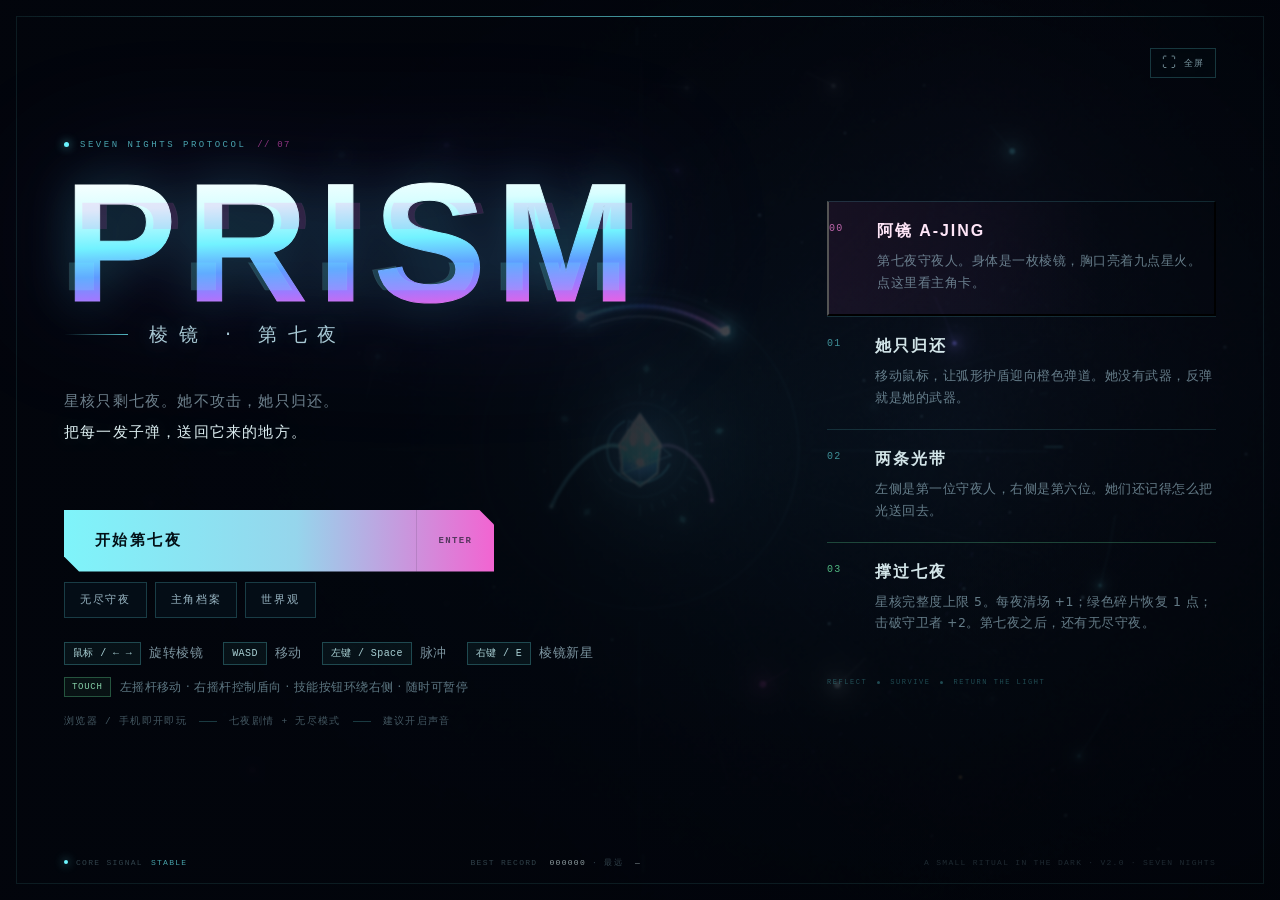
<file: index.html>
<!doctype html>
<html lang="zh-CN">
<head>
  <meta charset="utf-8">
  <meta name="viewport" content="width=device-width, initial-scale=1, viewport-fit=cover">
  <meta name="theme-color" content="#03050c">
  <meta name="description" content="PRISM 第七夜：一枚会记住光的棱镜，把射向星核的子弹一颗一颗还回去。七夜守灯，浏览器即开即玩。">
  <meta name="author" content="Holmes Zhi">
  <meta property="og:type" content="website">
  <meta property="og:title" content="棱镜逆流 · 第七夜 | PRISM: The Seventh Night">
  <meta property="og:description" content="一枚会记住光的棱镜，把射向星核的子弹，一颗一颗还回去。七夜守灯，浏览器即开即玩。">
  <meta property="og:image" content="assets/shots/menu.png">
  <meta name="twitter:card" content="summary_large_image">
  <link rel="icon" href="data:image/svg+xml,%3Csvg xmlns='http://www.w3.org/2000/svg' viewBox='0 0 64 64'%3E%3Crect width='64' height='64' fill='%2303050c'/%3E%3Cpath d='M32 7 51 26 45 51 19 51 13 26Z' fill='none' stroke='%236df7ff' stroke-width='3'/%3E%3Ccircle cx='32' cy='34' r='4' fill='%23ff58d8'/%3E%3C/svg%3E">
  <title>棱镜逆流 · 第七夜 | PRISM: The Seventh Night</title>
  <link rel="stylesheet" href="styles.css">
</head>
<body>
  <main id="stage">
    <canvas id="game" aria-label="棱镜逆流 · 第七夜 游戏画面"></canvas>
    <div class="scanlines" aria-hidden="true"></div>
    <div class="vignette" aria-hidden="true"></div>

    <header id="hud" class="hud" hidden>
      <div class="hud-left">
        <div class="metric metric-wave">
          <span class="metric-label">NIGHT</span>
          <strong><span id="waveNum">01</span><small id="nightTotal">/07</small></strong>
        </div>
        <div class="metric metric-score">
          <span class="metric-label">SCORE</span>
          <strong id="scoreNum">000000</strong>
        </div>
      </div>

      <div class="hud-center">
        <div id="hpPips" class="pips" aria-label="星核完整度"></div>
        <div id="comboWrap" class="combo">
          <span class="combo-label">COMBO</span>
          <strong id="comboNum">×1.0</strong>
          <i class="combo-track"><b id="comboBar"></b></i>
        </div>
      </div>

      <div class="hud-right">
        <div class="best">BEST <b id="bestNum">000000</b></div>
        <button id="legendBtn" class="icon-btn" type="button" aria-label="操作提示" aria-pressed="false" title="操作提示 (H)">?</button>
        <button id="soundBtn" class="icon-btn" type="button" aria-label="切换声音" aria-pressed="true">SND</button>
        <button id="fullscreenBtn" class="icon-btn icon-full" type="button" aria-label="切换全屏" aria-pressed="false" title="全屏">⛶</button>
        <button id="pauseBtn" class="icon-btn icon-pause" type="button" aria-label="暂停游戏">II</button>
      </div>
    </header>

    <div id="legend" class="legend" hidden aria-live="polite"></div>

    <div id="bossBar" class="boss-bar" hidden>
      <div class="boss-meta">
        <span>WARDEN <i>// 终夜守卫</i></span>
        <b id="bossHpText">100%</b>
      </div>
      <div class="boss-track"><i id="bossFill"></i></div>
    </div>

    <div id="announce" class="announce" aria-live="polite">
      <span id="announceKicker" class="announce-kicker">NIGHTFALL // 第七夜</span>
      <strong id="announceTitle">第一夜</strong>
      <span id="announceSub" class="announce-sub">灯油只剩最后一滴</span>
    </div>

    <div id="hint" class="hint" aria-live="polite"></div>

    <div id="novaReady" class="nova-ready">
      <span>PRISM NOVA</span>
      <small id="novaHint">右键 / E</small>
    </div>

    <div id="touchControls" class="touch-controls" aria-hidden="true">
      <button id="touchPulse" type="button"><b>◉</b><span>脉冲</span></button>
      <button id="touchNova" type="button"><b>✦</b><span>新星</span></button>
    </div>

    <div id="touchStick" class="touch-stick touch-stick-move" aria-hidden="true">
      <i id="touchKnob"></i>
      <span>移动</span>
    </div>

    <div id="touchAimStick" class="touch-stick touch-stick-aim" aria-hidden="true">
      <i id="touchAimKnob"></i>
      <span>盾向</span>
    </div>

    <section id="menu" class="overlay overlay-menu">
      <button id="menuFsBtn" class="menu-fs" type="button" aria-label="切换全屏" aria-pressed="false">
        <b>⛶</b><span id="menuFsLabel">全屏</span>
      </button>
      <div class="menu-grid">
        <div class="menu-main">
          <div class="eyebrow">
            <span class="signal-dot"></span>
            <span>SEVEN NIGHTS PROTOCOL</span>
            <b>// 07</b>
          </div>

          <h1 class="logo" aria-label="PRISM 棱镜逆流 第七夜">
            <span class="logo-main" data-text="PRISM">PRISM</span>
            <span class="logo-cn">棱镜 · 第七夜</span>
          </h1>

          <p class="lede">
            星核只剩七夜。她不攻击，她只归还。<br>
            <em>把每一发子弹，送回它来的地方。</em>
          </p>

          <div class="menu-actions">
            <button id="startBtn" class="btn-primary" type="button">
              <span>开始第七夜</span>
              <span class="btn-key">ENTER</span>
            </button>
            <div class="menu-actions-sub">
              <button id="endlessBtn" class="btn-secondary" type="button">无尽守夜</button>
              <button id="codexBtn" class="btn-secondary" type="button">主角档案</button>
              <button id="loreBtn" class="btn-secondary" type="button">世界观</button>
            </div>
          </div>

          <div class="control-row">
            <span><b>鼠标 / ← →</b> 旋转棱镜</span>
            <span><b>WASD</b> 移动</span>
            <span><b>左键 / Space</b> 脉冲</span>
            <span><b>右键 / E</b> 棱镜新星</span>
          </div>

          <div class="touch-guide">
            <b>TOUCH</b>
            <span>左摇杆移动 · 右摇杆控制盾向 · 技能按钮环绕右侧 · 随时可暂停</span>
          </div>

          <div class="menu-meta">
            <span>浏览器 / 手机即开即玩</span>
            <i></i>
            <span>七夜剧情 + 无尽模式</span>
            <i></i>
            <span>建议开启声音</span>
          </div>
        </div>

        <aside class="menu-side">
          <button class="side-card side-card-hero" id="heroCardBtn" type="button">
            <div class="side-num">00</div>
            <div>
              <strong>阿镜 A-JING</strong>
              <p>第七夜守夜人。身体是一枚棱镜，胸口亮着九点星火。点这里看主角卡。</p>
            </div>
          </button>
          <div class="side-card">
            <div class="side-num">01</div>
            <div>
              <strong>她只归还</strong>
              <p>移动鼠标，让弧形护盾迎向橙色弹道。她没有武器，反弹就是她的武器。</p>
            </div>
          </div>
          <div class="side-card">
            <div class="side-num">02</div>
            <div>
              <strong>两条光带</strong>
              <p>左侧是第一位守夜人，右侧是第六位。她们还记得怎么把光送回去。</p>
            </div>
          </div>
          <div class="side-card side-card-repair">
            <div class="side-num">03</div>
            <div>
              <strong>撑过七夜</strong>
              <p>星核完整度上限 5。每夜清场 +1；绿色碎片恢复 1 点；击破守卫者 +2。第七夜之后，还有无尽守夜。</p>
            </div>
          </div>
          <div class="side-note">
            <span>REFLECT</span><i></i><span>SURVIVE</span><i></i><span>RETURN THE LIGHT</span>
          </div>
        </aside>
      </div>

      <footer class="menu-footer">
        <div class="menu-status"><span class="signal-dot small"></span> CORE SIGNAL <b id="coreSignal">STABLE</b></div>
        <div class="menu-best">BEST RECORD <b id="menuBest">000000</b> · 最远 <b id="menuNight">—</b></div>
        <div class="menu-version">A SMALL RITUAL IN THE DARK · v2.0 · SEVEN NIGHTS</div>
      </footer>
    </section>

    <!-- ===================== PROLOGUE / 序章 ===================== -->
    <section id="prologue" class="overlay overlay-modal overlay-story" hidden>
      <div class="panel panel-story">
        <div class="story-head">
          <span class="panel-kicker">PROLOGUE // 序章</span>
          <div class="story-dots" aria-hidden="true">
            <i class="on"></i><i></i><i></i>
          </div>
        </div>

        <div class="story-viewport">
          <article class="story-step on">
            <h2>星核是夜海上最后一座灯</h2>
            <p>
              夜海没有月亮。迷航的船靠它认路：一座悬在黑水上的灯，叫做<strong>星核</strong>。
              灯芯是光，灯油也是光。每一夜，都会有人坐进灯里，替它添一盏。
            </p>
            <p class="story-quiet">第七夜，灯油只剩最后一滴。</p>
          </article>

          <article class="story-step">
            <h2>她叫阿镜</h2>
            <p>
              黑潮从灯外涌来，它们不派船，只把光磨成子弹，一颗一颗打进灯里。
              守夜人不能还手——她们没有手。她们只能是<strong>一面镜子</strong>：
              任何光撞上来，都会原路回去。
            </p>
            <p>
              阿镜是第七位守夜人。她的身体是一枚竖立的棱镜，胸口有九点星火，
              两侧飘着两条不听话的光带——那是第一位和第六位留下的。
            </p>
          </article>

          <article class="story-step">
            <h2>怎么守这一夜</h2>
            <p>撑过七夜。每一夜，黑潮都会更用力一点。</p>
            <ul class="story-controls">
              <li><b>鼠标 / ← →</b><span>旋转棱镜，让弧面迎向子弹</span></li>
              <li><b>WASD</b><span>移动星核，躲开正面冲撞</span></li>
              <li><b>左键 / Space</b><span>脉冲：震开身边的光</span></li>
              <li><b>右键 / E</b><span>棱镜新星：能量满时让整个星图慢下来</span></li>
            </ul>
            <p class="story-quiet">被弹开的子弹会变成追猎敌人的光。你不必开火。</p>
          </article>
        </div>

        <div class="panel-actions story-nav">
          <button id="prologueSkip" class="btn-ghost" type="button">跳过序章</button>
          <button id="prologueNext" class="btn-primary btn-small" type="button">
            <span id="prologueNextLabel">继续</span>
            <span class="btn-key">ENTER</span>
          </button>
        </div>
        <div class="panel-foot">← → 翻页 · ESC 跳过</div>
      </div>
    </section>

    <!-- ===================== CHARACTER / 主角卡 ===================== -->
    <section id="character" class="overlay overlay-modal overlay-codex" hidden>
      <div class="panel panel-codex">
        <button class="codex-close" id="characterClose" type="button" aria-label="关闭主角卡">✕</button>
        <div class="codex-head">
          <span class="panel-kicker">CHARACTER CARD // 主角卡</span>
          <span class="codex-tag">NO.07 · 守夜序列</span>
        </div>
        <div class="codex-body">
          <figure class="codex-figure">
            <img src="assets/ajing.svg" alt="阿镜：竖立的棱镜身躯、两点青色眼睛、两条光带" draggable="false">
            <figcaption>阿镜 · A-JING</figcaption>
            <span class="codex-figure-sub">第七夜守夜人 / 灯塔碎片</span>
          </figure>
          <div class="codex-info">
            <div class="codex-prompt">
              <span>一句话生成</span>
              <p>「一枚会记住光的棱镜，把射向星核的子弹，一颗一颗还回去。」</p>
            </div>
            <dl class="codex-stats">
              <div><dt>身份</dt><dd>星核的第七位守夜人，也是一枚灯塔碎片</dd></div>
              <div><dt>武器</dt><dd>没有。身体即盾，反弹即攻击</dd></div>
              <div><dt>记忆点</dt><dd>两点青色眼睛 + 两条不听话的光带</dd></div>
              <div><dt>弱点</dt><dd>不能主动开火；星核完整度归零，她就碎</dd></div>
            </dl>
            <p class="codex-quote">「子弹不是给我，是给灯的。我只是把它们送回去。」</p>
            <div class="codex-links">
              <a class="codex-link" href="docs/character-card.html" target="_blank" rel="noopener">查看完整主角卡 ↗</a>
              <button class="codex-link" id="loreFromCodex" type="button">读世界观 →</button>
            </div>
          </div>
        </div>
      </div>
    </section>

    <!-- ===================== LORE / 世界观 ===================== -->
    <section id="lore" class="overlay overlay-modal overlay-codex" hidden>
      <div class="panel panel-codex panel-lore">
        <button class="codex-close" id="loreClose" type="button" aria-label="关闭世界观">✕</button>
        <div class="codex-head">
          <span class="panel-kicker">WORLD // 世界观</span>
          <span class="codex-tag">夜海 · 星核 · 黑潮</span>
        </div>
        <div class="lore-body">
          <section>
            <h3><i>01</i>夜海</h3>
            <p>夜海没有月亮，也没有岸。迷航的船只能在黑暗里等一座灯——它悬在黑水之上，被称作<strong>星核</strong>。星核不烧柴，它烧光：每一夜，都要有一位守夜人坐进灯里，替它添一盏。</p>
          </section>
          <section>
            <h3><i>02</i>黑潮</h3>
            <p>灯之外是<strong>黑潮</strong>。它们不派船，只把光磨成子弹，一颗一颗打进灯里，想把这座坐标从夜海上抹掉。被磨碎的光会变成弹幕，弹幕会记住来时的路。</p>
          </section>
          <section>
            <h3><i>03</i>守夜人</h3>
            <p>守夜人不能还手——她们没有手。她们只能是<strong>一面镜子</strong>：光撞上来，就原路回去。前六位守夜人一个接一个碎在灯下，只剩两条光带还缠在第七位的肩上。</p>
          </section>
          <section>
            <h3><i>04</i>第七夜</h3>
            <p>轮到<strong>阿镜</strong>。她不记得自己是怎么被拼起来的，只记得一句话：<em>把光送回去。</em> 撑过七夜，灯就还亮着；撑不过，夜海就再没有岸。第七夜之后，她还有很长的夜要守。</p>
          </section>
          <div class="lore-nights">
            <h3><i>05</i>七夜</h3>
            <ol>
              <li><b>第一夜</b> 灯油见底 · 只有最轻的游光</li>
              <li><b>第二夜</b> 黑潮试探 · 会瞄准的子弹</li>
              <li><b>第三夜</b> 碎裂者 · 一颗子弹裂成三颗</li>
              <li><b>第四夜</b> 长矛 · 蓄力后刺穿盾面</li>
              <li><b>第五夜</b> 守卫者降临 · 第一次真正的围城</li>
              <li><b>第六夜</b> 余烬如雨 · 快速逼近的碎火</li>
              <li><b>第七夜</b> 最后的归还 · 终夜守卫与最后一滴灯油</li>
            </ol>
          </div>
          <p class="lore-foot">夜海没有结局，只有下一夜。<a id="loreToPlay" href="#" role="button">开始第七夜 →</a></p>
        </div>
      </div>
    </section>

    <!-- ===================== PAUSE ===================== -->
    <section id="pause" class="overlay overlay-modal" hidden>
      <div class="panel panel-pause">
        <span class="panel-kicker">SILENCE // 暂停</span>
        <h2>静默</h2>
        <p class="panel-desc">星核仍在等待。阿镜只是暂时停止呼吸。</p>
        <div class="panel-actions">
          <button id="resumeBtn" class="btn-primary btn-small" type="button"><span>继续守夜</span><span class="btn-key">ESC</span></button>
          <button id="quitBtn" class="btn-ghost" type="button">返回标题</button>
        </div>
        <div class="panel-foot">M 静音 · F 全屏 · H 操作提示</div>
      </div>
    </section>

    <!-- ===================== GAME OVER ===================== -->
    <section id="gameover" class="overlay overlay-modal overlay-dead" hidden>
      <div class="panel panel-dead">
        <span class="panel-kicker danger">SIGNAL LOST // 灯灭了</span>
        <h2>棱镜碎了</h2>
        <p class="panel-desc" id="gameoverDesc">余辉仍在回响。下一次，让更多子弹找到归途。</p>

        <div class="result-grid">
          <div><span>SCORE</span><b id="finalScore">000000</b></div>
          <div><span>NIGHT</span><b id="finalWave">01</b></div>
          <div><span>REFLECTS</span><b id="finalDeflects">0</b></div>
          <div><span>MAX COMBO</span><b id="finalCombo">0</b></div>
        </div>

        <div id="newRecord" class="new-record" hidden>NEW RECORD · 新纪录</div>
        <div class="final-best">历史最佳 <b id="finalBest">000000</b> · 最远 <b id="finalNight">—</b></div>

        <div class="panel-actions">
          <button id="restartBtn" class="btn-primary btn-small" type="button"><span>再走一夜</span><span class="btn-key">ENTER</span></button>
          <button id="menuBtn" class="btn-ghost" type="button">返回标题</button>
        </div>
      </div>
    </section>

    <!-- ===================== ENDING ===================== -->
    <section id="ending" class="overlay overlay-modal overlay-ending" hidden>
      <div class="panel panel-ending">
        <span class="panel-kicker">THE SEVENTH NIGHT // 第七夜之后</span>
        <h2>灯还亮着</h2>
        <p class="panel-desc">
          第七夜过去了。天没有亮，但灯还亮着——这就够了。<br>
          阿镜把自己拆成七枚碎片，钉在灯的七个方向上。那是第七夜的尽头，也是下一夜的开头。
        </p>

        <div class="result-grid">
          <div><span>SCORE</span><b id="endingScore">000000</b></div>
          <div><span>NIGHTS</span><b id="endingNights">07</b></div>
          <div><span>REFLECTS</span><b id="endingDeflects">0</b></div>
          <div><span>MAX COMBO</span><b id="endingCombo">0</b></div>
        </div>

        <div class="ending-stamp">SEVEN NIGHTS CLEARED · 第一位撑到天亮的守夜人</div>

        <div class="panel-actions">
          <button id="endingEndless" class="btn-primary btn-small" type="button"><span>进入无尽守夜</span><span class="btn-key">ENTER</span></button>
          <button id="endingRestart" class="btn-ghost" type="button">再走一夜</button>
          <button id="endingMenu" class="btn-ghost" type="button">返回标题</button>
        </div>
        <div class="panel-foot">灯不需要英雄，只需要有人一直守着。</div>
      </div>
    </section>

    <noscript>这个游戏需要启用 JavaScript。</noscript>
  </main>
  <script src="game.js"></script>
</body>
</html>
</file>
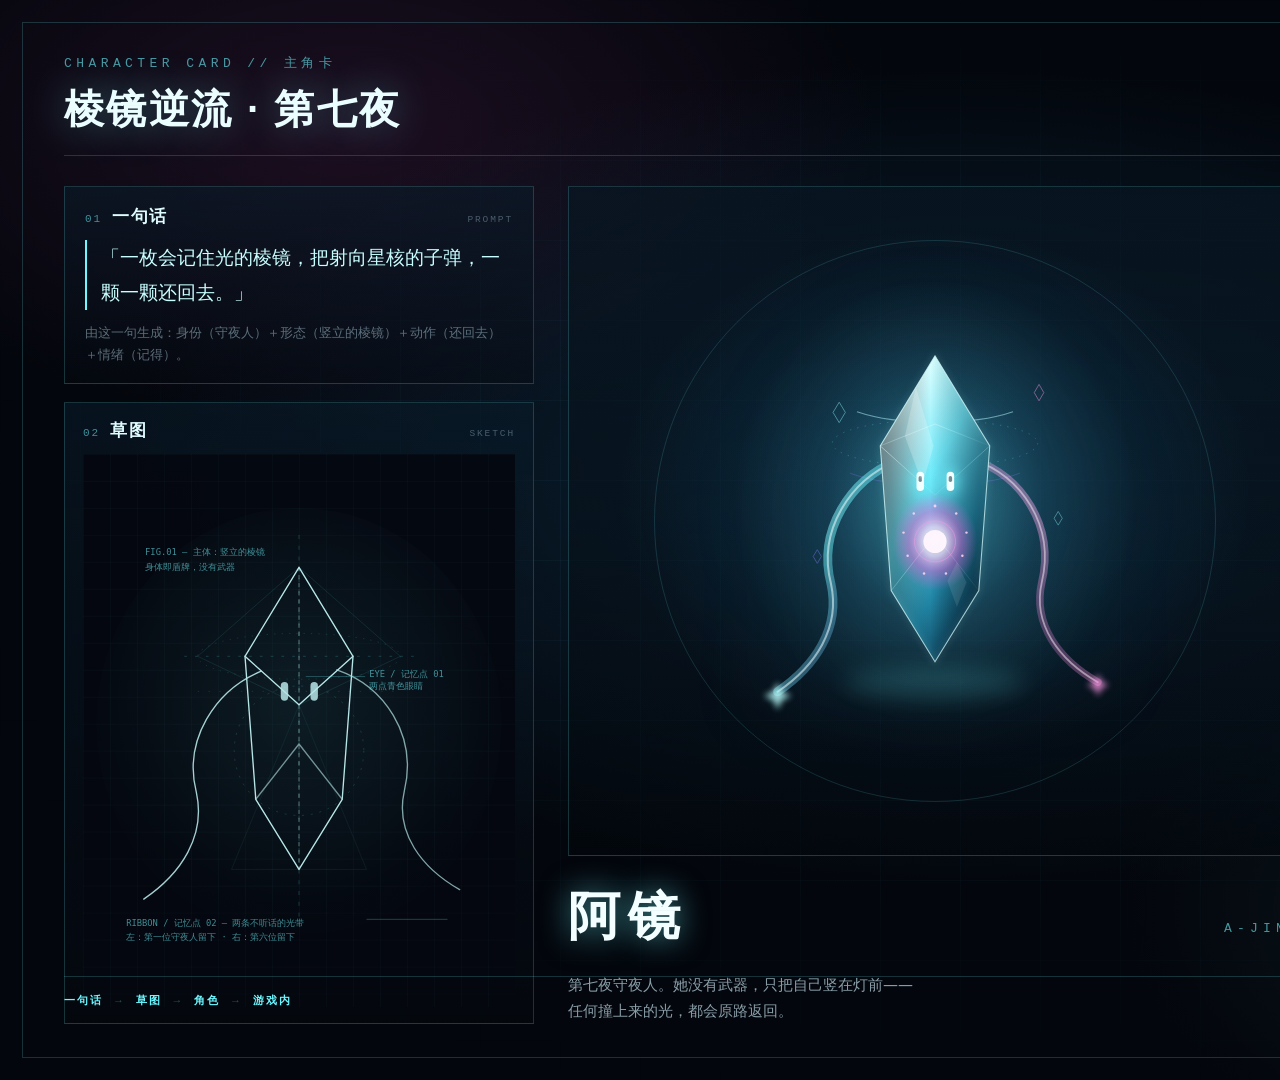
<file: docs/character-card.html>
<!doctype html>
<html lang="zh-CN">
<head>
<meta charset="utf-8">
<meta name="viewport" content="width=device-width, initial-scale=1">
<title>主角卡 · 阿镜 A-JING | 棱镜逆流 · 第七夜</title>
<style>
  :root {
    --ink: #03060c;
    --cyan: #6df7ff;
    --cyan-strong: #c8feff;
    --magenta: #ff58d8;
    --amber: #ffc46b;
    --line: rgba(109, 247, 255, 0.18);
    --muted: rgba(190, 226, 242, 0.62);
    --display: "Bahnschrift", "DIN Alternate", "Arial Narrow", "Noto Sans SC", "Microsoft YaHei", sans-serif;
    --body: "Segoe UI", "Noto Sans SC", "Microsoft YaHei", system-ui, sans-serif;
    --mono: "Cascadia Code", Consolas, "Liberation Mono", monospace;
  }

  * { box-sizing: border-box; }

  html, body {
    margin: 0;
    padding: 0;
    background: #05080f;
    color: var(--cyan-strong);
    font-family: var(--body);
    -webkit-font-smoothing: antialiased;
  }

  .card {
    position: relative;
    width: 1920px;
    height: 1080px;
    padding: 54px 64px 40px;
    overflow: hidden;
    background:
      radial-gradient(ellipse 62% 55% at 50% 44%, rgba(18, 62, 92, 0.55), transparent 70%),
      radial-gradient(ellipse 40% 40% at 18% 12%, rgba(255, 88, 216, 0.1), transparent 70%),
      radial-gradient(ellipse 40% 40% at 86% 84%, rgba(109, 247, 255, 0.09), transparent 70%),
      #03060c;
  }

  .card::before {
    content: "";
    position: absolute;
    inset: 22px;
    border: 1px solid var(--line);
    pointer-events: none;
  }

  .card::after {
    content: "";
    position: absolute;
    inset: 0;
    background-image:
      linear-gradient(rgba(109, 247, 255, 0.035) 1px, transparent 1px),
      linear-gradient(90deg, rgba(109, 247, 255, 0.035) 1px, transparent 1px);
    background-size: 80px 80px;
    mask-image: radial-gradient(ellipse at 50% 50%, #000 30%, transparent 78%);
    -webkit-mask-image: radial-gradient(ellipse at 50% 50%, #000 30%, transparent 78%);
    pointer-events: none;
  }

  .head {
    position: relative;
    z-index: 2;
    display: flex;
    align-items: flex-end;
    justify-content: space-between;
    border-bottom: 1px solid var(--line);
    padding-bottom: 18px;
  }

  .kicker {
    display: block;
    font-family: var(--mono);
    font-size: 13px;
    letter-spacing: 0.34em;
    color: rgba(109, 247, 255, 0.6);
    margin-bottom: 10px;
  }

  .title {
    margin: 0;
    font-family: var(--display);
    font-size: 40px;
    font-weight: 700;
    letter-spacing: 0.06em;
    color: #eafeff;
    text-shadow: 0 0 40px rgba(109, 247, 255, 0.35);
  }

  .head-right {
    text-align: right;
    font-family: var(--mono);
    font-size: 12px;
    line-height: 1.9;
    letter-spacing: 0.16em;
    color: rgba(190, 226, 242, 0.5);
  }

  .head-right b { color: var(--cyan); font-weight: 600; }

  .body {
    position: relative;
    z-index: 2;
    display: grid;
    grid-template-columns: 470px 1fr 520px;
    gap: 34px;
    height: 806px;
    padding-top: 30px;
  }

  .col { display: flex; flex-direction: column; gap: 18px; min-width: 0; }

  .block {
    border: 1px solid var(--line);
    background: linear-gradient(180deg, rgba(9, 26, 40, 0.62), rgba(4, 9, 16, 0.4));
    padding: 18px 20px;
  }

  .block-head {
    display: flex;
    align-items: baseline;
    gap: 10px;
    margin-bottom: 12px;
  }

  .num {
    font-family: var(--mono);
    font-size: 11px;
    letter-spacing: 0.18em;
    color: rgba(109, 247, 255, 0.55);
  }

  .block-head h2 {
    margin: 0;
    font-family: var(--display);
    font-size: 17px;
    font-weight: 600;
    letter-spacing: 0.08em;
    color: #dffcff;
  }

  .block-head em {
    font-style: normal;
    font-family: var(--mono);
    font-size: 9.5px;
    letter-spacing: 0.2em;
    color: rgba(190, 226, 242, 0.35);
    margin-left: auto;
  }

  .prompt-text {
    margin: 0;
    font-size: 19px;
    line-height: 1.85;
    color: var(--cyan-strong);
    border-left: 2px solid var(--cyan);
    padding-left: 14px;
  }

  .prompt-note {
    margin: 12px 0 0;
    font-size: 12.5px;
    line-height: 1.7;
    color: rgba(190, 226, 242, 0.45);
  }

  .sketch-block {
    flex: 1;
    display: flex;
    flex-direction: column;
    min-height: 0;
    padding: 16px 18px 10px;
  }

  .sketch {
    flex: 1;
    display: flex;
    align-items: center;
    justify-content: center;
    min-height: 0;
    overflow: hidden;
    padding-bottom: 6px;
  }

  .sketch img { width: 100%; height: 100%; object-fit: contain; opacity: 0.9; }

  .portrait {
    position: relative;
    flex: 1;
    display: flex;
    align-items: center;
    justify-content: center;
    border: 1px solid var(--line);
    background:
      radial-gradient(ellipse 60% 55% at 50% 46%, rgba(24, 88, 124, 0.4), transparent 72%),
      linear-gradient(180deg, rgba(8, 22, 34, 0.7), rgba(3, 7, 12, 0.5));
    overflow: hidden;
  }

  .portrait::before {
    content: "";
    position: absolute;
    width: 560px;
    height: 560px;
    border: 1px solid rgba(109, 247, 255, 0.14);
    border-radius: 50%;
    top: 50%;
    left: 50%;
    transform: translate(-50%, -50%);
  }

  .portrait img {
    position: relative;
    z-index: 1;
    height: 100%;
    max-height: 560px;
    filter: drop-shadow(0 0 50px rgba(109, 247, 255, 0.25));
  }

  .name-plate {
    margin-top: 16px;
    display: flex;
    align-items: flex-end;
    justify-content: space-between;
    gap: 16px;
  }

  .name-plate .cn {
    font-family: var(--display);
    font-size: 52px;
    font-weight: 700;
    letter-spacing: 0.16em;
    line-height: 1;
    color: #f2feff;
    text-shadow: 0 0 30px rgba(109, 247, 255, 0.55);
  }

  .name-plate .en {
    font-family: var(--mono);
    font-size: 13px;
    letter-spacing: 0.4em;
    color: rgba(109, 247, 255, 0.6);
    padding-bottom: 6px;
  }

  .tagline {
    margin: 12px 0 0;
    font-size: 15px;
    line-height: 1.75;
    color: rgba(206, 236, 248, 0.66);
  }

  .ingame-frame {
    position: relative;
    border: 1px solid var(--line);
    overflow: hidden;
    background: #02060b;
  }

  .ingame-frame img {
    display: block;
    width: 100%;
    height: 300px;
    object-fit: cover;
    object-position: center 42%;
    filter: saturate(1.05) brightness(1.02);
  }

  .ingame-cap {
    display: flex;
    justify-content: space-between;
    align-items: center;
    padding: 8px 12px;
    border-top: 1px solid var(--line);
    font-family: var(--mono);
    font-size: 10px;
    letter-spacing: 0.16em;
    color: rgba(190, 226, 242, 0.45);
    background: rgba(4, 10, 18, 0.8);
  }

  .ingame-cap b { color: var(--cyan); font-weight: 600; }

  dl.stats {
    margin: 0;
    display: grid;
    gap: 10px;
  }

  dl.stats div {
    display: grid;
    grid-template-columns: 74px 1fr;
    gap: 12px;
    align-items: baseline;
    border-bottom: 1px dashed rgba(109, 247, 255, 0.1);
    padding-bottom: 9px;
  }

  dl.stats div:last-child { border-bottom: 0; padding-bottom: 0; }

  dt {
    font-family: var(--mono);
    font-size: 10px;
    letter-spacing: 0.2em;
    color: rgba(109, 247, 255, 0.5);
  }

  dd {
    margin: 0;
    font-size: 13.5px;
    line-height: 1.6;
    color: rgba(222, 246, 255, 0.84);
  }

  .quote {
    margin: 0;
    padding: 14px 16px;
    border: 1px dashed rgba(255, 196, 107, 0.3);
    background: rgba(255, 196, 107, 0.05);
    font-size: 13.5px;
    line-height: 1.8;
    color: rgba(255, 216, 158, 0.9);
  }

  .foot {
    position: relative;
    z-index: 2;
    display: flex;
    align-items: center;
    justify-content: space-between;
    margin-top: 14px;
    padding-top: 16px;
    border-top: 1px solid var(--line);
    font-family: var(--mono);
    font-size: 11px;
    letter-spacing: 0.18em;
    color: rgba(190, 226, 242, 0.38);
  }

  .steps { display: flex; align-items: center; gap: 12px; flex-wrap: wrap; }
  .steps b { color: var(--cyan); font-weight: 600; }
  .steps i { color: rgba(109, 247, 255, 0.3); font-style: normal; }
</style>
</head>
<body>
<div class="card">
  <header class="head">
    <div>
      <span class="kicker">CHARACTER CARD // 主角卡</span>
      <h1 class="title">棱镜逆流 · 第七夜</h1>
    </div>
    <div class="head-right">
      NO.07 · 守夜序列<br>
      <b>PRISM: THE SEVENTH NIGHT</b><br>
      浏览器 / 手机即开即玩
    </div>
  </header>

  <div class="body">
    <div class="col">
      <section class="block">
        <div class="block-head">
          <span class="num">01</span>
          <h2>一句话</h2>
          <em>PROMPT</em>
        </div>
        <p class="prompt-text">「一枚会记住光的棱镜，把射向星核的子弹，一颗一颗还回去。」</p>
        <p class="prompt-note">由这一句生成：身份（守夜人）＋形态（竖立的棱镜）＋动作（还回去）＋情绪（记得）。</p>
      </section>

      <section class="block sketch-block">
        <div class="block-head">
          <span class="num">02</span>
          <h2>草图</h2>
          <em>SKETCH</em>
        </div>
        <div class="sketch">
          <img src="../assets/ajing-sketch.svg" alt="阿镜的概念草图">
        </div>
      </section>
    </div>

    <div class="col">
      <div class="portrait">
        <img src="../assets/ajing.svg" alt="阿镜：竖立的棱镜身躯、两点青色眼睛、两条光带">
      </div>
      <div class="name-plate">
        <span class="cn">阿镜</span>
        <span class="en">A-JING</span>
      </div>
      <p class="tagline">第七夜守夜人。她没有武器，只把自己竖在灯前——<br>任何撞上来的光，都会原路返回。</p>
    </div>

    <div class="col">
      <section class="block" style="padding:12px;">
        <div class="block-head" style="margin:6px 6px 10px;">
          <span class="num">03</span>
          <h2>游戏里的样子</h2>
          <em>IN-GAME</em>
        </div>
        <figure class="ingame-frame" style="margin:0;">
          <img src="../assets/shots/play.png" alt="游戏内画面">
          <figcaption class="ingame-cap"><span>REALTIME 2D CANVAS</span><b>星核 · 守夜进行中</b></figcaption>
        </figure>
      </section>

      <section class="block">
        <div class="block-head">
          <span class="num">04</span>
          <h2>档案</h2>
          <em>PROFILE</em>
        </div>
        <dl class="stats">
          <div><dt>身份</dt><dd>星核的第七位守夜人，一枚灯塔碎片</dd></div>
          <div><dt>记忆点</dt><dd>两点青色眼睛 · 两条不听话的光带（第一位与第六位留下的）</dd></div>
          <div><dt>能力</dt><dd>折射归还 / 脉冲 / 棱镜新星（全场减速）</dd></div>
          <div><dt>弱点</dt><dd>不能主动开火；星核完整度归零，她就碎</dd></div>
        </dl>
      </section>

      <p class="quote">「子弹不是给我，是给灯的。我只是把它们送回去。」</p>
    </div>
  </div>

  <footer class="foot">
    <div class="steps">
      <b>一句话</b><i>→</i><b>草图</b><i>→</i><b>角色</b><i>→</i><b>游戏内</b>
    </div>
    <div>AI 生成角色与道具 · AI 编程工具制作 · 1024 切磋大会 · 游戏赛道</div>
  </footer>
</div>
</body>
</html>
</file>
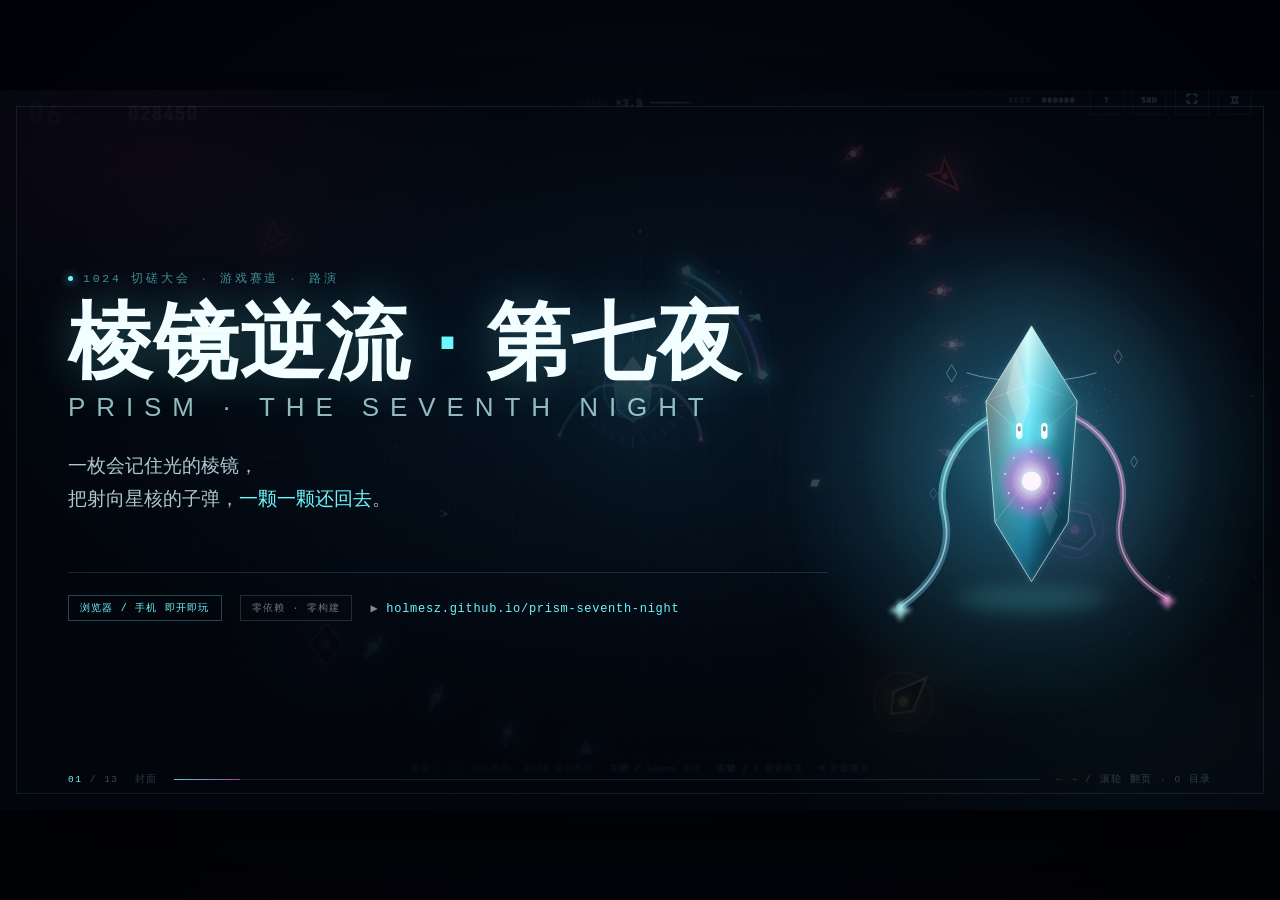
<file: docs/pitch.html>
<!doctype html>
<html lang="zh-CN">
<head>
<meta charset="utf-8">
<meta name="viewport" content="width=device-width, initial-scale=1">
<title>棱镜逆流 · 第七夜 — 路演 | 1024 切磋大会 · 游戏赛道</title>
<meta name="description" content="《棱镜逆流 · 第七夜》路演：一枚会记住光的棱镜，把射向星核的子弹一颗一颗还回去。零依赖网页弹幕反射游戏。">
<style>
  :root {
    --ink: #03060c;
    --ink-2: #071019;
    --paper: #eafcff;
    --muted: rgba(196, 226, 240, 0.62);
    --faint: rgba(160, 214, 232, 0.26);
    --cyan: #6df7ff;
    --cyan-strong: #c8feff;
    --magenta: #ff58d8;
    --violet: #8d7bff;
    --amber: #ffc46b;
    --line: rgba(109, 247, 255, 0.16);
    --display: "Bahnschrift", "DIN Alternate", "Arial Narrow", "Noto Sans SC", "Microsoft YaHei", sans-serif;
    --body: "Segoe UI", "Noto Sans SC", "Microsoft YaHei", system-ui, sans-serif;
    --mono: "Cascadia Code", Consolas, "Liberation Mono", monospace;
  }

  * { box-sizing: border-box; }

  html, body {
    margin: 0;
    height: 100%;
    background: #01030a;
    color: var(--paper);
    font-family: var(--body);
    overflow: hidden;
    -webkit-font-smoothing: antialiased;
  }

  #app {
    position: fixed;
    inset: 0;
    display: grid;
    place-items: center;
    background:
      radial-gradient(ellipse at 50% 45%, #06121f 0%, #02040b 60%, #010206 100%);
  }

  #stage {
    position: relative;
    width: 1280px;
    height: 720px;
    transform-origin: center center;
    background:
      radial-gradient(ellipse 70% 60% at 50% 40%, rgba(15, 48, 72, 0.55), transparent 72%),
      radial-gradient(ellipse 40% 40% at 12% 10%, rgba(255, 88, 216, 0.08), transparent 70%),
      radial-gradient(ellipse 40% 40% at 88% 88%, rgba(109, 247, 255, 0.07), transparent 70%),
      #03060c;
    overflow: hidden;
    box-shadow: 0 40px 120px rgba(0, 0, 0, 0.7);
  }

  #stage::before {
    content: "";
    position: absolute;
    inset: 16px;
    border: 1px solid rgba(109, 247, 255, 0.1);
    pointer-events: none;
    z-index: 60;
  }

  #stage::after {
    content: "";
    position: absolute;
    inset: 0;
    background-image:
      linear-gradient(rgba(109, 247, 255, 0.028) 1px, transparent 1px),
      linear-gradient(90deg, rgba(109, 247, 255, 0.028) 1px, transparent 1px);
    background-size: 64px 64px;
    mask-image: radial-gradient(ellipse at 50% 50%, #000 25%, transparent 80%);
    -webkit-mask-image: radial-gradient(ellipse at 50% 50%, #000 25%, transparent 80%);
    pointer-events: none;
    z-index: 0;
  }

  /* ---------- slides ---------- */

  .slide {
    position: absolute;
    inset: 0;
    z-index: 2;
    display: none;
    flex-direction: column;
    padding: 54px 68px 62px;
  }

  .slide.on { display: flex; animation: slide-in 0.42s ease both; }
  .slide.on .anim { animation: rise-in 0.5s cubic-bezier(0.22, 0.8, 0.3, 1) both; }
  .slide.on .anim:nth-child(1) { animation-delay: 0.04s; }
  .slide.on .anim:nth-child(2) { animation-delay: 0.1s; }
  .slide.on .anim:nth-child(3) { animation-delay: 0.16s; }
  .slide.on .anim:nth-child(4) { animation-delay: 0.22s; }
  .slide.on .anim:nth-child(5) { animation-delay: 0.28s; }

  @keyframes slide-in {
    from { opacity: 0; }
    to { opacity: 1; }
  }

  @keyframes rise-in {
    from { opacity: 0; transform: translateY(14px); }
    to { opacity: 1; transform: translateY(0); }
  }

  /* ---------- typography ---------- */

  .kicker {
    display: flex;
    align-items: center;
    gap: 10px;
    font-family: var(--mono);
    font-size: 11.5px;
    letter-spacing: 0.24em;
    color: rgba(109, 247, 255, 0.55);
    text-transform: uppercase;
  }

  .kicker b {
    color: rgba(196, 226, 240, 0.32);
    font-weight: 400;
  }

  .kicker .dot {
    width: 5px;
    height: 5px;
    background: var(--cyan);
    border-radius: 50%;
    box-shadow: 0 0 10px var(--cyan);
    animation: pulse 2.4s ease-in-out infinite;
  }

  @keyframes pulse {
    0%, 100% { opacity: 0.4; transform: scale(0.85); }
    50% { opacity: 1; transform: scale(1.15); }
  }

  h1 {
    margin: 14px 0 0;
    font-family: var(--display);
    font-size: 62px;
    line-height: 1.02;
    font-weight: 700;
    letter-spacing: 0.02em;
    color: #f2feff;
    text-shadow: 0 0 46px rgba(109, 247, 255, 0.28);
  }

  h2 {
    margin: 10px 0 0;
    font-family: var(--display);
    font-size: 38px;
    line-height: 1.12;
    font-weight: 700;
    letter-spacing: 0.03em;
    color: #ecfeff;
  }

  h2 em {
    font-style: normal;
    color: var(--cyan);
    text-shadow: 0 0 26px rgba(109, 247, 255, 0.55);
  }

  .lead {
    margin: 12px 0 0;
    font-size: 17px;
    line-height: 1.7;
    color: rgba(205, 232, 246, 0.72);
  }

  .lead strong { color: var(--cyan-strong); font-weight: 600; }

  .sub {
    font-family: var(--mono);
    font-size: 10.5px;
    letter-spacing: 0.14em;
    color: rgba(160, 210, 232, 0.42);
  }

  .accent-amber { color: var(--amber); }
  .accent-mag { color: var(--magenta); }

  /* ---------- layout ---------- */

  .body { flex: 1; display: flex; flex-direction: column; justify-content: center; gap: 26px; min-height: 0; padding-top: 8px; }
  .spread { display: flex; align-items: center; justify-content: space-between; gap: 34px; }
  .grid-2 { display: grid; grid-template-columns: 1fr 1fr; gap: 22px; }
  .grid-3 { display: grid; grid-template-columns: repeat(3, 1fr); gap: 18px; }
  .grid-4 { display: grid; grid-template-columns: repeat(4, 1fr); gap: 14px; }
  .grow { flex: 1; min-width: 0; min-height: 0; }

  /* ---------- components ---------- */

  .card {
    border: 1px solid var(--line);
    background: linear-gradient(180deg, rgba(9, 26, 40, 0.62), rgba(4, 9, 16, 0.34));
    padding: 20px 22px;
    display: flex;
    flex-direction: column;
    gap: 9px;
    min-width: 0;
  }

  .card .idx {
    font-family: var(--mono);
    font-size: 10.5px;
    letter-spacing: 0.2em;
    color: rgba(109, 247, 255, 0.5);
  }

  .card h3 {
    margin: 0;
    font-family: var(--display);
    font-size: 18px;
    font-weight: 600;
    letter-spacing: 0.04em;
    color: #e4fcff;
  }

  .card p {
    margin: 0;
    font-size: 13px;
    line-height: 1.65;
    color: rgba(196, 226, 240, 0.6);
  }

  .shot {
    position: relative;
    border: 1px solid var(--line);
    overflow: hidden;
    background: #01050b;
    min-height: 0;
  }

  .shot img {
    display: block;
    width: 100%;
    height: 100%;
    object-fit: cover;
    object-position: center 45%;
  }

  .shot figcaption {
    position: absolute;
    left: 0;
    right: 0;
    bottom: 0;
    display: flex;
    justify-content: space-between;
    align-items: center;
    gap: 12px;
    padding: 8px 12px;
    font-family: var(--mono);
    font-size: 9.5px;
    letter-spacing: 0.14em;
    color: rgba(196, 226, 240, 0.5);
    background: linear-gradient(180deg, transparent, rgba(2, 6, 12, 0.92));
  }

  .shot figcaption b { color: var(--cyan); font-weight: 600; }

  .stat {
    display: flex;
    flex-direction: column;
    gap: 2px;
    padding: 12px 16px;
    border-left: 2px solid rgba(109, 247, 255, 0.4);
    background: linear-gradient(90deg, rgba(109, 247, 255, 0.06), transparent);
  }

  .stat b {
    font-family: var(--display);
    font-size: 30px;
    line-height: 1;
    color: #eafeff;
    letter-spacing: 0.02em;
  }

  .stat span {
    font-family: var(--mono);
    font-size: 9.5px;
    letter-spacing: 0.16em;
    color: rgba(196, 226, 240, 0.42);
  }

  .step {
    position: relative;
    display: flex;
    flex-direction: column;
    gap: 6px;
    padding: 14px 14px 14px 0;
    min-width: 0;
  }

  .step .n {
    font-family: var(--mono);
    font-size: 10px;
    letter-spacing: 0.18em;
    color: rgba(109, 247, 255, 0.45);
  }

  .step strong {
    font-family: var(--display);
    font-size: 16px;
    font-weight: 600;
    letter-spacing: 0.03em;
    color: #e8fdff;
  }

  .step span {
    font-size: 12px;
    line-height: 1.55;
    color: rgba(196, 226, 240, 0.55);
  }

  .flow {
    display: grid;
    grid-template-columns: repeat(5, 1fr);
    gap: 0;
    align-items: stretch;
    border-top: 1px solid var(--line);
    border-bottom: 1px solid var(--line);
    padding: 6px 0;
  }

  .flow .step + .step { border-left: 1px solid rgba(109, 247, 255, 0.1); padding-left: 14px; }

  .pill {
    display: inline-flex;
    align-items: center;
    gap: 6px;
    padding: 5px 11px;
    border: 1px solid rgba(109, 247, 255, 0.28);
    font-family: var(--mono);
    font-size: 10px;
    letter-spacing: 0.12em;
    color: var(--cyan);
    white-space: nowrap;
  }

  .pill.mag { border-color: rgba(255, 88, 216, 0.34); color: #ffb8ec; }
  .pill.amber { border-color: rgba(255, 196, 107, 0.34); color: #ffd79a; }
  .pill.ghost { border-color: rgba(196, 226, 240, 0.16); color: rgba(196, 226, 240, 0.5); }

  .quote {
    font-size: 15px;
    line-height: 1.8;
    color: rgba(255, 214, 158, 0.9);
    border-left: 2px solid rgba(255, 196, 107, 0.45);
    padding-left: 14px;
  }

  .keys { display: flex; flex-wrap: wrap; gap: 10px; }

  .kv {
    display: grid;
    grid-template-columns: 96px 1fr;
    gap: 14px;
    align-items: baseline;
    padding: 11px 0;
    border-bottom: 1px dashed rgba(109, 247, 255, 0.1);
  }

  .kv:last-child { border-bottom: 0; }
  .kv dt { font-family: var(--mono); font-size: 10px; letter-spacing: 0.18em; color: rgba(109, 247, 255, 0.5); }
  .kv dd { margin: 0; font-size: 13.5px; line-height: 1.6; color: rgba(220, 244, 252, 0.82); }

  table.check { width: 100%; border-collapse: collapse; }
  table.check th, table.check td {
    text-align: left;
    padding: 13px 12px;
    border-bottom: 1px solid rgba(109, 247, 255, 0.1);
    vertical-align: middle;
  }
  table.check th {
    font-family: var(--mono);
    font-size: 9.5px;
    letter-spacing: 0.2em;
    color: rgba(109, 247, 255, 0.5);
    font-weight: 400;
  }
  table.check td { font-size: 13px; color: rgba(214, 240, 250, 0.78); line-height: 1.5; }
  table.check td:first-child { color: #e8fdff; font-weight: 600; width: 168px; }
  table.check td.mark { width: 42px; color: var(--cyan); font-size: 15px; }

  /* ---------- cover ---------- */

  .cover-bg {
    position: absolute;
    inset: 0;
    background-image: url("../assets/shots/play.png");
    background-size: cover;
    background-position: center 42%;
    opacity: 0.46;
    filter: saturate(1.2);
  }

  .cover-bg::after {
    content: "";
    position: absolute;
    inset: 0;
    background:
      linear-gradient(90deg, rgba(2, 5, 12, 0.96) 0%, rgba(2, 5, 12, 0.74) 44%, rgba(2, 5, 12, 0.18) 100%),
      linear-gradient(180deg, rgba(2, 5, 12, 0.35), transparent 30%, transparent 62%, rgba(2, 5, 12, 0.82) 100%);
  }

  .cover-hero {
    position: absolute;
    right: 66px;
    top: 50%;
    transform: translateY(-47%);
    height: 468px;
    z-index: 2;
    filter: drop-shadow(0 0 64px rgba(109, 247, 255, 0.22));
    pointer-events: none;
  }

  .cover-hero::before {
    content: "";
    position: absolute;
    inset: -16%;
    background: radial-gradient(circle, rgba(30, 104, 140, 0.42), transparent 66%);
    z-index: -1;
  }

  .cover-hero img { height: 100%; width: auto; display: block; }

  .cover-inner { position: relative; z-index: 3; display: flex; flex-direction: column; height: 100%; justify-content: center; max-width: 760px; }

  .cover h1 { font-size: 84px; letter-spacing: 0.02em; }

  .cover .cn {
    margin-top: 6px;
    font-family: var(--display);
    font-size: 26px;
    letter-spacing: 0.42em;
    color: rgba(200, 254, 255, 0.72);
  }

  .cover .one {
    margin-top: 26px;
    max-width: 640px;
    font-size: 19px;
    line-height: 1.75;
    color: rgba(214, 240, 250, 0.82);
  }

  .cover .one em { font-style: normal; color: var(--cyan); }

  .cover-foot {
    margin-top: 38px;
    display: flex;
    align-items: center;
    gap: 18px;
    padding-top: 22px;
    border-top: 1px solid rgba(109, 247, 255, 0.14);
    max-width: 760px;
  }

  .cover-foot .url {
    font-family: var(--mono);
    font-size: 12px;
    letter-spacing: 0.06em;
    color: rgba(196, 226, 240, 0.62);
  }

  .cover-foot .url b { color: var(--cyan); font-weight: 500; }

  /* ---------- ending slide ---------- */

  .end-bg {
    position: absolute;
    inset: 0;
    background:
      radial-gradient(ellipse 55% 60% at 74% 46%, rgba(22, 78, 108, 0.34), transparent 70%),
      radial-gradient(ellipse 60% 50% at 20% 10%, rgba(255, 88, 216, 0.07), transparent 70%);
  }

  .end-hero {
    position: absolute;
    right: -30px;
    top: 50%;
    transform: translateY(-50%);
    width: 620px;
    height: 620px;
    z-index: 1;
    opacity: 0.52;
    pointer-events: none;
    -webkit-mask-image: radial-gradient(circle at 50% 50%, #000 30%, transparent 68%);
    mask-image: radial-gradient(circle at 50% 50%, #000 30%, transparent 68%);
  }

  .end-hero img { width: 100%; height: 100%; object-fit: cover; display: block; }

  .end-bg::after {
    content: "";
    position: absolute;
    inset: 0;
    background:
      linear-gradient(180deg, rgba(2, 5, 12, 0.9) 0%, rgba(2, 5, 12, 0.34) 40%, rgba(2, 5, 12, 0.96) 92%),
      linear-gradient(90deg, rgba(2, 5, 12, 0.94) 0%, rgba(2, 5, 12, 0.55) 42%, rgba(2, 5, 12, 0.12) 100%);
  }

  /* ---------- portrait ---------- */

  .portrait {
    position: relative;
    display: grid;
    place-items: center;
    border: 1px solid var(--line);
    background:
      radial-gradient(ellipse 62% 58% at 50% 46%, rgba(24, 88, 124, 0.34), transparent 72%),
      linear-gradient(180deg, rgba(8, 22, 34, 0.6), rgba(3, 7, 12, 0.4));
    overflow: hidden;
    min-height: 0;
  }

  .portrait img { max-height: 100%; max-width: 86%; filter: drop-shadow(0 0 42px rgba(109, 247, 255, 0.24)); }

  .portrait figcaption {
    position: absolute;
    left: 0;
    right: 0;
    bottom: 16px;
    text-align: center;
    font-family: var(--display);
    font-size: 17px;
    letter-spacing: 0.2em;
    color: #eafeff;
  }

  .portrait figcaption span {
    display: block;
    margin-top: 4px;
    font-family: var(--mono);
    font-size: 9.5px;
    letter-spacing: 0.32em;
    color: rgba(109, 247, 255, 0.5);
  }

  .memory { display: flex; flex-direction: column; gap: 13px; }

  .memory .item {
    display: grid;
    grid-template-columns: 30px 1fr;
    gap: 12px;
    align-items: start;
    padding-bottom: 12px;
    border-bottom: 1px dashed rgba(109, 247, 255, 0.1);
  }

  .memory .item:last-child { border-bottom: 0; padding-bottom: 0; }

  .memory .item b {
    font-family: var(--mono);
    font-size: 10.5px;
    letter-spacing: 0.14em;
    color: rgba(109, 247, 255, 0.5);
    padding-top: 3px;
  }

  .memory .item strong {
    display: block;
    font-family: var(--display);
    font-size: 16px;
    font-weight: 600;
    letter-spacing: 0.03em;
    color: #e8fdff;
    margin-bottom: 3px;
  }

  .memory .item span { font-size: 12.5px; line-height: 1.6; color: rgba(196, 226, 240, 0.58); }

  /* ---------- night rail ---------- */

  .rail { display: grid; grid-template-columns: repeat(7, 1fr); gap: 9px; }

  .night {
    position: relative;
    padding: 15px 12px;
    border: 1px solid rgba(109, 247, 255, 0.12);
    background: linear-gradient(180deg, rgba(10, 28, 42, 0.6), rgba(4, 9, 16, 0.3));
    display: flex;
    flex-direction: column;
    gap: 5px;
  }

  .night.boss { border-color: rgba(255, 88, 216, 0.32); background: linear-gradient(180deg, rgba(46, 10, 36, 0.6), rgba(8, 4, 12, 0.35)); }
  .night.final { border-color: rgba(255, 196, 107, 0.4); background: linear-gradient(180deg, rgba(46, 34, 8, 0.6), rgba(12, 8, 2, 0.35)); }

  .night b { font-family: var(--mono); font-size: 9.5px; letter-spacing: 0.16em; color: rgba(109, 247, 255, 0.5); }
  .night.boss b { color: rgba(255, 136, 224, 0.75); }
  .night.final b { color: rgba(255, 196, 107, 0.85); }
  .night strong { font-family: var(--display); font-size: 14px; font-weight: 600; color: #e6fdff; letter-spacing: 0.02em; }
  .night span { font-size: 10.5px; line-height: 1.45; color: rgba(196, 226, 240, 0.45); }

  /* ---------- deck chrome ---------- */

  .chrome {
    position: absolute;
    left: 68px;
    right: 68px;
    bottom: 24px;
    z-index: 55;
    display: flex;
    align-items: center;
    gap: 16px;
    font-family: var(--mono);
    font-size: 9.5px;
    letter-spacing: 0.16em;
    color: rgba(160, 210, 232, 0.34);
  }

  .chrome .bar {
    flex: 1;
    height: 1px;
    background: rgba(109, 247, 255, 0.12);
    position: relative;
    overflow: hidden;
  }

  .chrome .bar i {
    position: absolute;
    inset: 0 auto 0 0;
    width: 0;
    background: linear-gradient(90deg, rgba(109, 247, 255, 0.8), rgba(255, 88, 216, 0.6));
    box-shadow: 0 0 12px rgba(109, 247, 255, 0.5);
    transition: width 0.35s ease;
  }

  .chrome .counter b { color: var(--cyan); font-weight: 500; }
  .chrome .hint { opacity: 0.75; }

  /* ---------- toc ---------- */

  #toc {
    position: absolute;
    inset: 0;
    z-index: 70;
    display: none;
    flex-direction: column;
    gap: 18px;
    padding: 52px 68px 64px;
    background: rgba(2, 5, 12, 0.96);
    backdrop-filter: blur(6px);
  }

  #toc.on { display: flex; }

  #toc .list { display: grid; grid-template-columns: repeat(2, 1fr); gap: 8px 26px; align-content: start; }

  #toc button {
    display: grid;
    grid-template-columns: 34px 1fr;
    gap: 10px;
    align-items: baseline;
    padding: 9px 10px;
    border: 1px solid transparent;
    background: none;
    color: rgba(214, 240, 250, 0.72);
    font: inherit;
    text-align: left;
    cursor: pointer;
  }

  #toc button:hover, #toc button:focus-visible {
    border-color: rgba(109, 247, 255, 0.28);
    background: rgba(109, 247, 255, 0.06);
    color: #eafeff;
    outline: none;
  }

  #toc button i {
    font-family: var(--mono);
    font-style: normal;
    font-size: 10px;
    letter-spacing: 0.14em;
    color: rgba(109, 247, 255, 0.5);
  }

  #toc button b { font-weight: 500; font-size: 14px; }

  /* ---------- print ---------- */

  @media print {
    html, body { overflow: visible; background: #03060c; }
    #app { position: static; display: block; }
    #stage { width: 1280px; height: 720px; transform: none !important; box-shadow: none; }
    .slide { display: flex !important; opacity: 1; position: relative; height: 720px; page-break-after: always; }
    .chrome, #toc { display: none !important; }
  }
</style>
</head>
<body>
<div id="app">
  <div id="stage">

    <!-- 01 封面 -->
    <section class="slide cover on" data-title="封面">
      <div class="cover-bg"></div>
      <div class="cover-hero"><img src="../assets/ajing.svg" alt="阿镜"></div>
      <div class="cover-inner">
        <div class="kicker anim"><span class="dot"></span>1024 切磋大会 <b>·</b> 游戏赛道 <b>·</b> 路演</div>
        <h1 class="anim">棱镜逆流 <span style="color:var(--cyan)">·</span> 第七夜</h1>
        <div class="cn anim">PRISM · THE SEVENTH NIGHT</div>
        <p class="one anim">
          一枚会记住光的棱镜，<br>
          把射向星核的子弹，<em>一颗一颗还回去</em>。
        </p>
        <div class="cover-foot anim">
          <span class="pill">浏览器 / 手机 即开即玩</span>
          <span class="pill ghost">零依赖 · 零构建</span>
          <span class="url">▶ <b>holmesz.github.io/prism-seventh-night</b></span>
        </div>
      </div>
    </section>

    <!-- 02 总 -->
    <section class="slide" data-title="总：赛道的四个问题">
      <div class="kicker"><span class="dot"></span>PART 0 <b>//</b> 总</div>
      <h2 class="anim">赛道的四个问题，<em>我们用一局游戏回答</em></h2>
      <p class="lead anim">游戏赛道只有一句话：<strong>让人想再玩一局</strong>。我们把它拆成四个可被检验的问题。</p>

      <div class="body">
        <div class="grid-4 anim">
          <div class="card">
            <span class="idx">做什么</span>
            <h3>一句话变出主角</h3>
            <p>一句话生成「阿镜」：一枚会记住光的棱镜，只反弹、不攻击。</p>
          </div>
          <div class="card">
            <span class="idx">用什么</span>
            <h3>AI 生成 + AI 编程</h3>
            <p>角色与道具由 AI 生成，再由 AI 编程工具做成零依赖网页游戏。</p>
          </div>
          <div class="card">
            <span class="idx">交什么</span>
            <h3>链接 + 完整一局</h3>
            <p>可玩链接、七夜闭环、游戏内操作提示，外加 1 张主角卡。</p>
          </div>
          <div class="card">
            <span class="idx">评委看什么</span>
            <h3>四件事</h3>
            <p>一看就会玩 · 能完整玩一局 · 主角有记忆点 · 玩完还想再来。</p>
          </div>
        </div>

        <div class="spread anim" style="gap:16px;">
          <div class="stat"><b>7</b><span>NIGHTS 七夜剧情</span></div>
          <div class="stat"><b>5</b><span>CORE HP 星核完整度</span></div>
          <div class="stat"><b>6</b><span>ENEMIES 敌人类型</span></div>
          <div class="stat"><b>0</b><span>DEPENDENCIES 依赖</span></div>
          <div class="stat"><b>1</b><span>HERO CARD 主角卡</span></div>
        </div>

        <p class="lead anim" style="margin:0;font-size:15px;">
          所以这份路演只有一条主线：<strong>把「让人想再玩一局」拆成可以被打勾的四件事，再用一局游戏逐条做到。</strong>
        </p>
      </div>
    </section>

    <!-- 03 一看就会玩 -->
    <section class="slide" data-title="分 1：一看就会玩">
      <div class="kicker"><span class="dot"></span>PART 1 <b>//</b> 分 · 玩法</div>
      <h2 class="anim">一看就会玩：<em>这个游戏没有攻击键</em></h2>

      <div class="body">
        <div class="spread grow anim" style="align-items:stretch;">
          <figure class="shot grow">
            <img src="../assets/shots/play.png" alt="游戏内画面">
            <figcaption><span>REALTIME · CANVAS 2D</span><b>转盾即战斗</b></figcaption>
          </figure>
        </div>
        <div class="grid-4 anim">
          <div class="card"><span class="idx">01</span><h3>转盾</h3><p>鼠标 / ← → 旋转弧形棱镜，让弧面迎向弹道。</p></div>
          <div class="card"><span class="idx">02</span><h3>反弹</h3><p>子弹撞上弧面就原路回去，变成追猎敌人的光。</p></div>
          <div class="card"><span class="idx">03</span><h3>脉冲</h3><p>左键 / Space 震开贴身弹幕，冷却约 2.6 秒。</p></div>
          <div class="card"><span class="idx">04</span><h3>新星</h3><p>右键 / E，能量满格让整个星图进入 0.28× 慢动作。</p></div>
        </div>
      </div>
    </section>

    <!-- 04 核心循环 -->
    <section class="slide" data-title="分 2：核心循环">
      <div class="kicker"><span class="dot"></span>PART 1 <b>//</b> 分 · 循环</div>
      <h2 class="anim">30 秒就能理解的核心循环，<em>30 小时也刷不完</em></h2>
      <p class="lead anim">只有一条规则：<strong>你不必开火，你只需要把光送回去。</strong></p>

      <div class="body">
        <div class="flow anim">
          <div class="step"><span class="n">STEP 01</span><strong>子弹飞来</strong><span>黑潮把光磨成子弹，从四周压向星核。</span></div>
          <div class="step"><span class="n">STEP 02</span><strong>弧面反弹</strong><span>护盾角度决定返航方向，接得越准越好。</span></div>
          <div class="step"><span class="n">STEP 03</span><strong>光去追猎</strong><span>弹回的光自动追敌，击杀得分并累积连击。</span></div>
          <div class="step"><span class="n">STEP 04</span><strong>连击倍率</strong><span>最高 ×4.5，站位决定分数上限。</span></div>
          <div class="step"><span class="n">STEP 05</span><strong>棱镜新星</strong><span>能量满 → 全场减速 + 环形归还波。</span></div>
        </div>

        <div class="grid-3 anim">
          <div class="card"><span class="idx">易学</span><h3>4 个操作</h3><p>移动、转盾、脉冲、新星。没有技能树、没有蓄力条。</p></div>
          <div class="card"><span class="idx">难精</span><h3>角度 + 站位</h3><p>反弹方向由盾面决定，刷分靠"站位预设"，不是手速。</p></div>
          <div class="card"><span class="idx">反馈</span><h3>慢动作爽感</h3><p>新星把弹幕拖慢，让玩家看清自己制造的光路。</p></div>
        </div>
      </div>
    </section>

    <!-- 05 主角 -->
    <section class="slide" data-title="分 3：主角有记忆点">
      <div class="kicker"><span class="dot"></span>PART 2 <b>//</b> 分 · 主角</div>
      <h2 class="anim">主角有记忆点：<em>阿镜，一个只会「归还」的守夜人</em></h2>

      <div class="body">
        <div class="spread grow anim" style="align-items:center;">
          <div class="portrait" style="flex:0 0 370px;height:470px;">
            <img src="../assets/ajing.svg" alt="阿镜">
            <figcaption>阿镜<span>A-JING · NO.07</span></figcaption>
          </div>
          <div class="grow" style="display:flex;flex-direction:column;justify-content:center;gap:16px;">
            <div class="memory">
              <div class="item">
                <b>01</b>
                <div>
                  <strong>两点青色眼睛</strong>
                  <span>即使被压到 50 像素高，玩家仍然认得出"她在看我"。</span>
                </div>
              </div>
              <div class="item">
                <b>02</b>
                <div>
                  <strong>两条不听话的光带</strong>
                  <span>左边是第一位守夜人、右边是第六位留下的——前六位都碎在灯下。</span>
                </div>
              </div>
              <div class="item">
                <b>03</b>
                <div>
                  <strong>她没有武器，只有身体</strong>
                  <span>不能主动开火，反弹就是她唯一的攻击方式。</span>
                </div>
              </div>
            </div>
            <p class="quote">「子弹不是给我，是给灯的。我只是把它们送回去。」</p>
            <div class="keys">
              <span class="pill">一句话生成</span>
              <span class="pill mag">草图 → 立绘 → 游戏内</span>
              <span class="pill amber">50 像素仍可辨认</span>
            </div>
          </div>
        </div>
      </div>
    </section>

    <!-- 06 主角卡 -->
    <section class="slide" data-title="分 4：主角卡">
      <div class="kicker"><span class="dot"></span>PART 2 <b>//</b> 分 · 主角卡</div>
      <h2 class="anim">赛道要 1 张主角卡，<em>我们给了一条完整的生成链</em></h2>

      <div class="body">
        <div class="spread grow anim" style="align-items:stretch;">
          <figure class="shot grow" style="background:#040810;min-height:0;">
            <img src="../assets/character-card.png" alt="主角卡：一句话 → 草图 → 角色 → 游戏里的样子" style="object-fit:contain;background:#040810;">
            <figcaption><span>CHARACTER CARD · 1920×1080</span><b>一句话 / 草图 / 角色 / 游戏里的样子</b></figcaption>
          </figure>
        </div>
        <div class="grid-3 anim" style="gap:14px;">
          <div class="card" style="padding:14px 16px;"><span class="idx">STEP 1</span><h3>一句话</h3><p>「一枚会记住光的棱镜，把子弹一颗一颗还回去。」</p></div>
          <div class="card" style="padding:14px 16px;"><span class="idx">STEP 2–3</span><h3>草图 → 角色</h3><p>先定轮廓与两个记忆点，再上色成可用立绘。</p></div>
          <div class="card" style="padding:14px 16px;"><span class="idx">STEP 4</span><h3>落到游戏里</h3><p>Canvas 2D 程序化重绘，无贴图、可任意缩放。</p></div>
        </div>
      </div>
    </section>

    <!-- 07 一局完整 -->
    <section class="slide" data-title="分 5：能完整玩一局">
      <div class="kicker"><span class="dot"></span>PART 3 <b>//</b> 分 · 完整一局</div>
      <h2 class="anim">能完整玩一局：<em>七个夜晚，一个结局</em></h2>

      <div class="body">
        <div class="rail anim">
          <div class="night"><b>01</b><strong>灯油见底</strong><span>只有最轻的游光</span></div>
          <div class="night"><b>02</b><strong>黑潮试探</strong><span>子弹开始瞄准</span></div>
          <div class="night"><b>03</b><strong>碎裂者</strong><span>一弹裂成三弹</span></div>
          <div class="night"><b>04</b><strong>长矛</strong><span>蓄力后刺穿盾面</span></div>
          <div class="night boss"><b>05</b><strong>守卫者</strong><span>第一次围城 BOSS</span></div>
          <div class="night"><b>06</b><strong>余烬如雨</strong><span>高速碎火压境</span></div>
          <div class="night final"><b>07</b><strong>最后的归还</strong><span>终夜守卫 · 结局</span></div>
        </div>

        <div class="spread anim" style="align-items:stretch;gap:26px;">
          <figure class="shot" style="flex:0 0 560px;height:268px;">
            <img src="../assets/shots/boss.png" alt="守卫者战斗">
            <figcaption><span>WARDEN</span><b>第五夜 · 守卫者</b></figcaption>
          </figure>
          <div class="grow" style="display:flex;flex-direction:column;justify-content:center;gap:12px;">
            <div class="kicker" style="font-size:10px;">COMPLETE LOOP <b>//</b> 从开始到重开</div>
            <div class="keys">
              <span class="pill ghost">标题</span>
              <span class="pill ghost">序章 3 页</span>
              <span class="pill ghost">七夜</span>
              <span class="pill">结局面板</span>
              <span class="pill ghost">无尽守夜 / 再走一夜</span>
              <span class="pill ghost">失败 → 重开</span>
            </div>
            <p class="lead" style="margin:6px 0 0;font-size:14.5px;">
              第七夜清场即进入结局，不会无限刷夜；失败与通关都能<strong>一键重开</strong>，不用刷新页面。
            </p>
          </div>
        </div>
      </div>
    </section>

    <!-- 08 再来一局 -->
    <section class="slide" data-title="分 6：玩完还想再来一局">
      <div class="kicker"><span class="dot"></span>PART 3 <b>//</b> 分 · 复玩</div>
      <h2 class="anim">玩完还想再来一局：<em>通关不是终点，是第二局的起点</em></h2>

      <div class="body">
        <div class="grid-3 anim">
          <div class="card"><span class="idx">REASON 01</span><h3>无尽守夜</h3><p>七夜之后夜会一直数下去，看你能守到第几夜。</p></div>
          <div class="card"><span class="idx">REASON 02</span><h3>记住你的最好</h3><p>本地保存最高分与最远夜数，随时打破自己。</p></div>
          <div class="card"><span class="idx">REASON 03</span><h3>短局快节奏</h3><p>一夜 40–90 秒，一局 8–12 分钟，适合"再来一把"。</p></div>
        </div>

        <div class="spread grow anim" style="align-items:stretch;gap:22px;">
          <figure class="shot grow" style="flex:1;">
            <img src="../assets/shots/ending.png" alt="结局面板">
            <figcaption><span>ENDING</span><b>灯还亮着 · 七夜通关</b></figcaption>
          </figure>
          <figure class="shot grow" style="flex:1;">
            <img src="../assets/shots/menu.png" alt="标题页">
            <figcaption><span>MENU</span><b>开始第七夜 / 无尽守夜 / 主角档案</b></figcaption>
          </figure>
        </div>
      </div>
    </section>

    <!-- 09 怎么做 -->
    <section class="slide" data-title="分 7：怎么做出来的">
      <div class="kicker"><span class="dot"></span>PART 4 <b>//</b> 分 · 方法</div>
      <h2 class="anim">AI 生成角色，<em>AI 编程落地成网页</em></h2>

      <div class="body">
        <div class="grid-2 anim" style="align-items:stretch;">
          <div class="card" style="gap:12px;">
            <span class="idx">ART PIPELINE · 生成</span>
            <h3>角色与道具：一句话 → 草图 → 立绘 → 实时渲染</h3>
            <table class="check">
              <tr><td>一句话</td><td>定身份、形态、动作、情绪</td></tr>
              <tr><td>概念草图</td><td>定轮廓、比例与两个记忆点</td></tr>
              <tr><td>角色立绘</td><td>SVG 矢量，可无损放大到主角卡</td></tr>
              <tr><td>游戏内</td><td>Canvas 程序化重绘，无贴图依赖</td></tr>
            </table>
          </div>
          <div class="card" style="gap:12px;">
            <span class="idx">TECH STACK · 实现</span>
            <h3>零依赖：3 个文件 + 素材，托管即上线</h3>
            <table class="check">
              <tr><td>渲染</td><td>Canvas 2D，DPR 自适应，粒子封顶 620</td></tr>
              <tr><td>音频</td><td>WebAudio 实时合成，无音频文件</td></tr>
              <tr><td>输入</td><td>鼠标 / 键盘 / 双虚拟摇杆三套并行</td></tr>
              <tr><td>质量</td><td><span style="font-family:var(--mono);font-size:11px;color:var(--cyan)">?selftest</span> 内置自测：反射、触控、结局全绿</td></tr>
            </table>
          </div>
        </div>

        <div class="keys anim">
          <span class="pill">HTML + CSS + JS</span>
          <span class="pill">无框架 / 无构建 / 无 npm</span>
          <span class="pill amber">GitHub Pages 自动部署</span>
          <span class="pill ghost">桌面 60fps · 手机 60fps</span>
        </div>
      </div>
    </section>

    <!-- 10 交什么 -->
    <section class="slide" data-title="分 8：交付清单">
      <div class="kicker"><span class="dot"></span>PART 5 <b>//</b> 分 · 交付</div>
      <h2 class="anim">赛道要什么，<em>我们就交什么</em></h2>

      <div class="body">
        <table class="check anim">
          <tr>
            <th></th><th>赛道「交什么」</th><th>我们的交付</th>
          </tr>
          <tr>
            <td class="mark">✓</td>
            <td>浏览器 / 手机能直接玩的链接</td>
            <td><span style="font-family:var(--mono);font-size:12px;color:var(--cyan)">holmesz.github.io/prism-seventh-night</span> · 零依赖，断网也能玩</td>
          </tr>
          <tr>
            <td class="mark">✓</td>
            <td>从开始到重开能完整玩一局</td>
            <td>序章 → 七夜 → 结局 → 无尽 / 重开，全流程闭环</td>
          </tr>
          <tr>
            <td class="mark">✓</td>
            <td>操作提示放进游戏</td>
            <td>标题页四条操作 + 序章教学 + 战斗内提示条（H 唤出）+ 情境提示</td>
          </tr>
          <tr>
            <td class="mark">✓</td>
            <td>另交 1 张主角卡</td>
            <td>1920×1080 四格：一句话 / 草图 / 角色 / 游戏里的样子</td>
          </tr>
          <tr>
            <td class="mark">✓</td>
            <td>未上线可传 .html / .zip</td>
            <td>根目录 <span style="font-family:var(--mono);font-size:11px">index.html</span> + 素材即完整可玩包</td>
          </tr>
        </table>
      </div>
    </section>

    <!-- 11 评委四问 -->
    <section class="slide" data-title="分 9：评委四问">
      <div class="kicker"><span class="dot"></span>PART 5 <b>//</b> 分 · 评审</div>
      <h2 class="anim">评委看四件事，<em>我们逐条对上</em></h2>

      <div class="body">
        <div class="grid-2 anim" style="align-items:stretch;">
          <div class="card"><span class="idx">01 · 一看就会玩</span><h3>没有攻击键</h3><p>只有 4 个操作；第一夜只有最慢的游光，前 30 秒不会死，边玩边学会转盾。</p></div>
          <div class="card"><span class="idx">02 · 能完整玩一局</span><h3>有开头也有终点</h3><p>七夜剧情 + 结局文本 + 结局面板；第七夜清场即结束，不会无限刷。</p></div>
          <div class="card"><span class="idx">03 · 主角有记忆点</span><h3>说得出，也画得出</h3><p>两点眼睛、两条光带、只归还不开火——一句话讲清，50 像素也认得出。</p></div>
          <div class="card"><span class="idx">04 · 玩完还想再来</span><h3>通关之后还有夜</h3><p>无尽模式爬分、本地记录最远夜、失败与通关一键重开。</p></div>
        </div>

        <div class="spread anim" style="gap:16px;">
          <div class="stat"><b>8–12</b><span>MIN 一局时长</span></div>
          <div class="stat"><b>40–90</b><span>SEC 一夜节奏</span></div>
          <div class="stat"><b>×4.5</b><span>MAX 连击倍率</span></div>
          <div class="stat"><b>0</b><span>BUG 自测错误数</span></div>
        </div>
      </div>
    </section>

    <!-- 12 总 -->
    <section class="slide" data-title="收束：三句话">
      <div class="kicker"><span class="dot"></span>PART 6 <b>//</b> 总</div>
      <h2 class="anim">所以，这不只是一款小游戏</h2>
      <p class="lead anim">它是一次「<strong>把赛道要求做成产品</strong>」的完整练习：有规则、有角色、有流程、有交付。</p>

      <div class="body">
        <div class="grid-3 anim" style="align-items:stretch;">
          <div class="card" style="padding:24px;">
            <span class="idx">ONE</span>
            <h3 style="font-size:22px;">一个只反弹的玩法</h3>
            <p style="font-size:13.5px;">零学习成本，高上限。它让"一看就会玩"变成一句可以验证的话。</p>
          </div>
          <div class="card" style="padding:24px;">
            <span class="idx">TWO</span>
            <h3 style="font-size:22px;">一个记得住的主角</h3>
            <p style="font-size:13.5px;">阿镜不是皮肤，而是规则本身：她没有武器，所以只能归还。</p>
          </div>
          <div class="card" style="padding:24px;">
            <span class="idx">THREE</span>
            <h3 style="font-size:22px;">一个能守下去的夜</h3>
            <p style="font-size:13.5px;">七夜给完整的一局，无尽给"再来一局"的理由。</p>
          </div>
        </div>

        <p class="lead anim" style="font-size:16.5px;">
          <strong>总分总：</strong>赛道一句话 → 拆成四问 → 逐个用玩法、主角、流程、交付回答 → 收束成三句话。
        </p>
      </div>
    </section>

    <!-- 13 结尾 -->
    <section class="slide end" data-title="结尾 · Q&A">
      <div class="end-bg"></div>
      <div class="end-hero"><img src="../assets/shots/pose.png" alt="阿镜 · 游戏内"></div>
      <div class="kicker" style="position:relative;z-index:3;"><span class="dot"></span>THANKS <b>//</b> Q&amp;A</div>
      <h1 class="anim" style="font-size:52px;position:relative;z-index:3;">夜海没有结局，<br><span style="color:var(--cyan)">只有下一夜。</span></h1>

      <div class="body" style="justify-content:space-between;position:relative;z-index:3;">
        <div class="anim" style="max-width:560px;">
          <p class="lead" style="margin:0;font-size:15px;">
            现在就能玩：手机直接打开链接，转好第一面盾，剩下的交给阿镜。
          </p>
          <div class="keys" style="margin-top:14px;">
            <span class="pill">30 秒上手</span>
            <span class="pill">七夜结局</span>
            <span class="pill mag">无尽模式</span>
            <span class="pill amber">1 张主角卡</span>
          </div>
        </div>
        <div class="spread anim" style="align-items:flex-end;">
          <div>
            <div class="sub" style="margin-bottom:8px;">PLAY NOW</div>
            <div style="font-family:var(--mono);font-size:18px;color:var(--cyan);text-shadow:0 0 22px rgba(109,247,255,0.45);">
              holmesz.github.io/prism-seventh-night
            </div>
            <div class="sub" style="margin-top:12px;">主角卡 · /docs/character-card.html &nbsp;|&nbsp; 源码 · github.com/HolmesZ/prism-seventh-night</div>
          </div>
          <div class="keys">
            <span class="pill">1024 切磋大会</span>
            <span class="pill mag">游戏赛道</span>
            <span class="pill amber">让人想再玩一局</span>
          </div>
        </div>
      </div>
    </section>

    <!-- chrome -->
    <div class="chrome">
      <span class="counter"><b id="cur">01</b> / <span id="total">13</span></span>
      <span class="hint" id="title">封面</span>
      <span class="bar"><i id="prog"></i></span>
      <span class="hint">← → / 滚轮 翻页 · O 目录</span>
    </div>

    <!-- toc -->
    <div id="toc">
      <div class="kicker"><span class="dot"></span>OUTLINE <b>//</b> 目录 · 总 → 分 → 总</div>
      <div class="list" id="tocList"></div>
      <div class="sub">按 O 或 Esc 关闭 · 点击任意条目跳转</div>
    </div>

  </div>
</div>

<script>
(() => {
  'use strict';

  const stage = document.getElementById('stage');
  const slides = Array.from(document.querySelectorAll('.slide'));
  const cur = document.getElementById('cur');
  const total = document.getElementById('total');
  const titleEl = document.getElementById('title');
  const prog = document.getElementById('prog');
  const toc = document.getElementById('toc');
  const tocList = document.getElementById('tocList');

  let index = 0;
  let tocOpen = false;

  const pad2 = (n) => String(n).padStart(2, '0');

  function fit() {
    const scale = Math.min(window.innerWidth / 1280, window.innerHeight / 720);
    stage.style.transform = `scale(${scale})`;
  }

  function show(next, pushHash = true) {
    index = Math.max(0, Math.min(slides.length - 1, next));
    slides.forEach((slide, i) => {
      const on = i === index;
      slide.classList.toggle('on', on);
      if (on) {
        // restart entry animations
        slide.querySelectorAll('.anim').forEach((el) => {
          el.style.animation = 'none';
          void el.offsetWidth;
          el.style.animation = '';
        });
      }
    });
    cur.textContent = pad2(index + 1);
    titleEl.textContent = slides[index].dataset.title || '';
    prog.style.width = `${((index + 1) / slides.length) * 100}%`;
    document.title = `${pad2(index + 1)}/${pad2(slides.length)} · ${slides[index].dataset.title || ''} — 棱镜逆流 · 第七夜 路演`;
    if (pushHash) {
      try { history.replaceState(null, '', `#${index + 1}`); } catch (_) { /* file:// */ }
    }
  }

  function toggleToc(force) {
    tocOpen = force == null ? !tocOpen : force;
    toc.classList.toggle('on', tocOpen);
    if (tocOpen) {
      const active = tocList.querySelector(`[data-jump="${index}"]`);
      if (active) active.focus({ preventScroll: true });
    }
  }

  slides.forEach((slide, i) => {
    const btn = document.createElement('button');
    btn.type = 'button';
    btn.dataset.jump = String(i);
    btn.innerHTML = `<i>${pad2(i + 1)}</i><b>${slide.dataset.title || ''}</b>`;
    btn.addEventListener('click', () => {
      show(i);
      toggleToc(false);
    });
    tocList.appendChild(btn);
  });

  total.textContent = pad2(slides.length);

  window.addEventListener('keydown', (e) => {
    const key = e.key;
    if (key === 'Escape') {
      if (tocOpen) toggleToc(false);
      return;
    }
    if (key === 'o' || key === 'O') {
      e.preventDefault();
      toggleToc();
      return;
    }
    if (tocOpen) return;
    if (['ArrowRight', 'ArrowDown', 'PageDown', ' ', 'Enter'].includes(key)) {
      e.preventDefault();
      show(index + 1);
    } else if (['ArrowLeft', 'ArrowUp', 'PageUp', 'Backspace'].includes(key)) {
      e.preventDefault();
      show(index - 1);
    } else if (key === 'Home') {
      e.preventDefault();
      show(0);
    } else if (key === 'End') {
      e.preventDefault();
      show(slides.length - 1);
    }
  });

  stage.addEventListener('click', (e) => {
    if (tocOpen) return;
    if (e.target.closest('#toc, .chrome, a, button')) return;
    const rect = stage.getBoundingClientRect();
    const x = (e.clientX - rect.left) / rect.width;
    if (x > 0.72) show(index + 1);
    else if (x < 0.16) show(index - 1);
  });

  let touchX = null;
  stage.addEventListener('touchstart', (e) => {
    touchX = e.touches[0].clientX;
  }, { passive: true });
  stage.addEventListener('touchend', (e) => {
    if (touchX == null) return;
    const dx = e.changedTouches[0].clientX - touchX;
    if (Math.abs(dx) > 46) show(index + (dx < 0 ? 1 : -1));
    touchX = null;
  }, { passive: true });

  // 滚轮 / 触控板翻页：反向滚动重置累计，翻页后短暂锁定，避免一次滑动连跳多页
  let wheelAcc = 0;
  let wheelLockUntil = 0;
  let wheelIdleTimer = null;

  window.addEventListener('wheel', (e) => {
    if (tocOpen) return;
    if (e.target && e.target.closest && e.target.closest('#toc')) return;
    if (e.ctrlKey) return; // 保留浏览器缩放
    if (e.cancelable) e.preventDefault();

    const now = performance.now();
    if (now < wheelLockUntil) return;

    const unit = e.deltaMode === 1 ? 16 : e.deltaMode === 2 ? 100 : 1;
    const dy = e.deltaY * unit;
    if (dy === 0) return;

    if (wheelAcc !== 0 && Math.sign(dy) !== Math.sign(wheelAcc)) wheelAcc = 0;
    wheelAcc += dy;

    // 一段滚动结束（160ms 无新事件）就清空累计，避免惯性尾巴影响下一次
    if (wheelIdleTimer) clearTimeout(wheelIdleTimer);
    wheelIdleTimer = setTimeout(() => { wheelAcc = 0; }, 160);

    const threshold = Math.abs(dy) > 90 ? 24 : 42;
    if (Math.abs(wheelAcc) >= threshold) {
      const dir = wheelAcc > 0 ? 1 : -1;
      const discrete = Math.abs(dy) > 90; // 鼠标滚轮一格：响应更快；触控板：锁更久，防惯性连跳
      wheelAcc = 0;
      wheelLockUntil = now + (discrete ? 380 : 700);
      show(index + dir);
    }
  }, { passive: false });

  window.addEventListener('resize', fit);

  // deep link #3
  const fromHash = parseInt(String(location.hash).replace('#', ''), 10);
  fit();
  show(Number.isFinite(fromHash) && fromHash > 0 ? fromHash - 1 : 0, false);
})();
</script>
</body>
</html>
</file>
<file: styles.css>
:root {
  --ink: #03050c;
  --ink-soft: #071019;
  --paper: #eafcff;
  --muted: rgba(196, 226, 240, 0.62);
  --faint: rgba(160, 214, 232, 0.28);
  --cyan: #6df7ff;
  --cyan-strong: #b8feff;
  --cyan-dim: #2ea9bb;
  --magenta: #ff58d8;
  --violet: #8d7bff;
  --amber: #ffc46b;
  --red: #ff5268;
  --display: "Bahnschrift", "DIN Alternate", "Arial Narrow", "Noto Sans SC", "Microsoft YaHei", sans-serif;
  --body: "Segoe UI", "Noto Sans SC", "Microsoft YaHei", system-ui, sans-serif;
  --mono: "Cascadia Code", "SFMono-Regular", Consolas, "Liberation Mono", monospace;
  --stick-size: clamp(82px, 24vw, 108px);
  --ability-size: clamp(52px, 15vw, 70px);
}

* { box-sizing: border-box; }

[hidden] { display: none !important; }

html,
body {
  width: 100%;
  height: 100%;
  margin: 0;
  overflow: hidden;
  background: var(--ink);
  color: var(--paper);
  font-family: var(--body);
  -webkit-font-smoothing: antialiased;
  text-rendering: optimizeLegibility;
}

body {
  overscroll-behavior: none;
  touch-action: none;
  user-select: none;
  -webkit-user-select: none;
}

button {
  font: inherit;
  color: inherit;
  -webkit-tap-highlight-color: transparent;
}

button:focus-visible {
  outline: 2px solid var(--cyan);
  outline-offset: 4px;
}

#stage {
  position: fixed;
  inset: 0;
  isolation: isolate;
  background:
    radial-gradient(circle at 50% 45%, #0a1a2a 0%, #03050c 58%, #020309 100%);
}

#game {
  position: absolute;
  inset: 0;
  width: 100%;
  height: 100%;
  display: block;
}

body.is-playing #game { cursor: none; }

.scanlines,
.vignette {
  position: absolute;
  inset: 0;
  pointer-events: none;
}

.scanlines {
  z-index: 6;
  opacity: 0.24;
  background:
    repeating-linear-gradient(
      0deg,
      transparent 0,
      transparent 2px,
      rgba(183, 238, 255, 0.032) 2px,
      rgba(183, 238, 255, 0.032) 3px
    );
  mix-blend-mode: screen;
}

.vignette {
  z-index: 5;
  background:
    radial-gradient(ellipse at 50% 48%, transparent 38%, rgba(0, 2, 7, 0.22) 68%, rgba(0, 2, 7, 0.76) 100%);
}

/* ============================================================
   HUD
   ============================================================ */

.hud {
  position: absolute;
  inset: 0;
  z-index: 12;
  display: flex;
  align-items: flex-start;
  justify-content: space-between;
  gap: 24px;
  padding: clamp(16px, 2.5vw, 32px);
  pointer-events: none;
  animation: hud-in 0.5s ease both;
}

.hud-left {
  display: flex;
  align-items: flex-start;
  gap: clamp(22px, 3.4vw, 56px);
  padding-top: 3px;
}

.metric {
  display: flex;
  flex-direction: column;
  gap: 4px;
}

.metric-label,
.best,
.combo-label,
.boss-meta,
.panel-kicker {
  font-family: var(--mono);
  font-size: 9px;
  font-weight: 600;
  letter-spacing: 0.26em;
  text-transform: uppercase;
}

.metric-label { color: rgba(183, 238, 255, 0.46); }

.metric strong {
  font-family: var(--display);
  font-weight: 600;
  font-variant-numeric: tabular-nums;
  letter-spacing: 0.04em;
  line-height: 1;
  color: var(--paper);
  text-shadow: 0 0 22px rgba(109, 247, 255, 0.25);
}

.metric-wave strong { font-size: clamp(24px, 2.4vw, 34px); color: var(--cyan); }
.metric-score strong { font-size: clamp(17px, 1.65vw, 23px); padding-top: 5px; }

.hud-center {
  position: absolute;
  top: clamp(14px, 2.2vw, 26px);
  left: 50%;
  transform: translateX(-50%);
  display: flex;
  flex-direction: column;
  align-items: center;
  gap: 9px;
}

.pips {
  display: flex;
  gap: 7px;
  height: 10px;
  align-items: center;
}

.pips i {
  display: block;
  width: clamp(20px, 2.3vw, 30px);
  height: 7px;
  background: rgba(150, 212, 230, 0.08);
  border: 1px solid rgba(150, 222, 242, 0.2);
  transform: skewX(-24deg);
  transition: background 0.25s ease, box-shadow 0.25s ease, opacity 0.25s ease;
}

.pips i.full {
  background: linear-gradient(90deg, rgba(109, 247, 255, 0.55), var(--cyan));
  border-color: rgba(205, 255, 255, 0.75);
  box-shadow: 0 0 14px rgba(109, 247, 255, 0.42);
}

.pips i.lost {
  background: rgba(255, 82, 104, 0.08);
  border-color: rgba(255, 82, 104, 0.25);
  opacity: 0.55;
}

.pips.healing i.full {
  animation: pip-heal 0.62s ease both;
}

@keyframes pip-heal {
  0% { filter: brightness(1); box-shadow: 0 0 14px rgba(109, 247, 255, 0.42); }
  35% { filter: brightness(1.8); box-shadow: 0 0 24px rgba(111, 255, 174, 0.95); background: #b8ffcf; border-color: #eafff3; }
  100% { filter: brightness(1); box-shadow: 0 0 14px rgba(109, 247, 255, 0.42); }
}

.combo {
  display: flex;
  align-items: center;
  gap: 7px;
  opacity: 0.45;
  transition: opacity 0.2s ease;
}

.combo.hot { opacity: 1; }

.combo-label { color: rgba(183, 238, 255, 0.4); font-size: 8px; }

.combo strong {
  font-family: var(--mono);
  font-size: 12px;
  font-weight: 600;
  color: var(--cyan);
  letter-spacing: 0.06em;
  text-shadow: 0 0 16px rgba(109, 247, 255, 0.55);
}

.combo.hot strong { color: #fff; }

.combo-track {
  width: clamp(34px, 4vw, 58px);
  height: 2px;
  display: block;
  background: rgba(155, 221, 240, 0.14);
  overflow: hidden;
}

.combo-track b {
  display: block;
  height: 100%;
  width: 100%;
  transform-origin: 0 50%;
  transform: scaleX(0);
  background: linear-gradient(90deg, var(--cyan), var(--magenta));
  box-shadow: 0 0 10px rgba(109, 247, 255, 0.5);
}

.hud-right {
  display: flex;
  align-items: center;
  gap: 10px;
  margin-left: auto;
}

.best {
  color: rgba(183, 238, 255, 0.4);
  margin-right: 6px;
  font-size: 8px;
  letter-spacing: 0.2em;
}

.best b {
  color: rgba(225, 251, 255, 0.72);
  font-weight: 500;
  margin-left: 6px;
  font-variant-numeric: tabular-nums;
}

.icon-btn {
  pointer-events: auto;
  width: 38px;
  height: 34px;
  padding: 0;
  border: 1px solid rgba(139, 226, 247, 0.2);
  background: rgba(5, 13, 22, 0.46);
  color: rgba(200, 246, 255, 0.65);
  font-family: var(--mono);
  font-size: 9px;
  font-weight: 600;
  letter-spacing: 0.08em;
  cursor: pointer;
  backdrop-filter: blur(8px);
  transition: color 0.2s ease, border-color 0.2s ease, background 0.2s ease;
}

.icon-btn:hover {
  color: var(--cyan);
  border-color: rgba(109, 247, 255, 0.6);
  background: rgba(12, 38, 50, 0.55);
}

.icon-btn.muted {
  color: rgba(255, 118, 138, 0.9);
  border-color: rgba(255, 82, 104, 0.35);
}

.icon-full {
  font-size: 16px;
  line-height: 1;
  letter-spacing: 0;
  padding-bottom: 3px;
}

.icon-btn.active {
  color: var(--cyan);
  border-color: rgba(109, 247, 255, 0.55);
  background: rgba(27, 92, 110, 0.32);
}

.icon-pause { font-size: 11px; letter-spacing: -0.2em; padding-right: 2px; }

.boss-bar {
  position: absolute;
  z-index: 13;
  top: clamp(78px, 8.6vw, 112px);
  left: 50%;
  transform: translateX(-50%);
  width: min(560px, 68vw);
  pointer-events: none;
  animation: boss-in 0.45s ease both;
}

.boss-meta {
  display: flex;
  justify-content: space-between;
  align-items: flex-end;
  color: rgba(255, 183, 220, 0.88);
  font-size: 8px;
  letter-spacing: 0.22em;
  margin-bottom: 6px;
}

.boss-meta i {
  font-style: normal;
  color: rgba(255, 255, 255, 0.38);
  letter-spacing: 0.16em;
}

.boss-meta b {
  font-family: var(--mono);
  font-weight: 500;
  font-size: 9px;
  color: rgba(255, 236, 246, 0.6);
}

.boss-track {
  height: 5px;
  background: rgba(255, 88, 216, 0.1);
  border: 1px solid rgba(255, 88, 216, 0.18);
  overflow: hidden;
}

.boss-track i {
  display: block;
  height: 100%;
  width: 100%;
  transform-origin: 0 50%;
  background: linear-gradient(90deg, #ff4fd8, #ff8d7a);
  box-shadow: 0 0 18px rgba(255, 79, 216, 0.6);
  transition: transform 0.15s ease;
}

.announce {
  position: absolute;
  z-index: 14;
  top: 27%;
  left: 50%;
  width: min(90vw, 760px);
  transform: translate(-50%, 14px);
  display: flex;
  flex-direction: column;
  align-items: center;
  gap: 8px;
  text-align: center;
  pointer-events: none;
  opacity: 0;
  visibility: hidden;
  transition: opacity 0.28s ease, transform 0.45s cubic-bezier(0.2, 0.8, 0.2, 1);
}

.announce.show {
  opacity: 1;
  visibility: visible;
  transform: translate(-50%, 0);
}

.announce::before,
.announce::after {
  content: "";
  width: min(360px, 54vw);
  height: 1px;
  background: linear-gradient(90deg, transparent, rgba(109, 247, 255, 0.55), transparent);
}

.announce-kicker {
  font-family: var(--mono);
  font-size: 9px;
  letter-spacing: 0.34em;
  color: rgba(109, 247, 255, 0.62);
  text-transform: uppercase;
}

.announce strong {
  font-family: var(--display);
  font-weight: 600;
  font-size: clamp(27px, 3.8vw, 50px);
  letter-spacing: 0.14em;
  line-height: 1;
  color: #f0feff;
  text-shadow: 0 0 30px rgba(109, 247, 255, 0.38), 0 0 80px rgba(109, 247, 255, 0.16);
}

.announce-sub {
  font-family: var(--mono);
  font-size: 10px;
  letter-spacing: 0.16em;
  color: rgba(193, 235, 246, 0.54);
}

.hint {
  position: absolute;
  z-index: 14;
  left: 50%;
  bottom: clamp(28px, 7vh, 68px);
  transform: translate(-50%, 10px);
  max-width: min(90vw, 720px);
  padding: 13px 24px 13px 20px;
  border-left: 2px solid var(--cyan);
  background: linear-gradient(90deg, rgba(5, 22, 31, 0.88), rgba(5, 15, 25, 0.42));
  box-shadow: 0 12px 40px rgba(0, 0, 0, 0.3);
  font-family: var(--body);
  font-size: 13px;
  line-height: 1.55;
  letter-spacing: 0.06em;
  color: rgba(225, 252, 255, 0.88);
  opacity: 0;
  visibility: hidden;
  pointer-events: none;
  transition: opacity 0.25s ease, transform 0.35s ease;
  text-align: center;
}

.hint.show {
  opacity: 1;
  visibility: visible;
  transform: translate(-50%, 0);
}

.nova-ready {
  position: absolute;
  z-index: 14;
  right: clamp(18px, 3vw, 38px);
  bottom: clamp(24px, 5.2vh, 52px);
  display: flex;
  flex-direction: column;
  align-items: flex-end;
  gap: 3px;
  padding: 10px 15px;
  border-right: 2px solid var(--magenta);
  background: linear-gradient(270deg, rgba(40, 8, 44, 0.72), rgba(8, 13, 26, 0.2));
  opacity: 0;
  visibility: hidden;
  transform: translateX(8px);
  pointer-events: none;
  transition: opacity 0.25s ease, transform 0.3s ease;
}

.nova-ready.on {
  opacity: 1;
  visibility: visible;
  transform: translateX(0);
  animation: nova-breathe 1.4s ease-in-out infinite;
}

.nova-ready span {
  font-family: var(--mono);
  font-size: 9px;
  font-weight: 600;
  letter-spacing: 0.22em;
  color: #ffe9fb;
  text-shadow: 0 0 18px rgba(255, 88, 216, 0.8);
}

.nova-ready small {
  font-family: var(--mono);
  font-size: 8px;
  letter-spacing: 0.12em;
  color: rgba(255, 220, 248, 0.48);
}

.touch-controls {
  position: absolute;
  z-index: 22;
  right: calc(14px + env(safe-area-inset-right, 0px));
  bottom: calc(16px + env(safe-area-inset-bottom, 0px));
  width: var(--stick-size);
  height: var(--stick-size);
  display: none;
  pointer-events: none;
}

.touch-controls button {
  position: absolute;
  width: var(--ability-size);
  height: var(--ability-size);
  border-radius: 50%;
  border: 1px solid rgba(109, 247, 255, 0.32);
  background: rgba(6, 20, 31, 0.64);
  backdrop-filter: blur(8px);
  color: var(--cyan);
  display: flex;
  flex-direction: column;
  align-items: center;
  justify-content: center;
  gap: 3px;
  font-family: var(--mono);
  font-size: 10px;
  letter-spacing: 0.08em;
  pointer-events: auto;
  z-index: 2;
}

.touch-controls button b { font-size: clamp(17px, 4.6vw, 22px); font-weight: 400; line-height: 1; }
.touch-controls button:active { background: rgba(109, 247, 255, 0.18); }

/* Pulse sits exactly left of the shield stick, vertically centered. */
#touchPulse {
  right: calc(100% + 8px);
  top: 50%;
  transform: translateY(-50%);
}

/* Nova sits directly above the shield stick. */
#touchNova {
  left: 50%;
  right: auto;
  bottom: calc(100% + 8px);
  transform: translateX(-50%);
  border-color: rgba(255, 88, 216, 0.4);
  color: #ffdff8;
}

#touchNova:active { background: rgba(255, 88, 216, 0.18); }

.touch-stick {
  position: absolute;
  z-index: 20;
  left: calc(14px + env(safe-area-inset-left, 0px));
  bottom: calc(16px + env(safe-area-inset-bottom, 0px));
  width: var(--stick-size);
  height: var(--stick-size);
  border-radius: 50%;
  border: 1px solid rgba(109, 247, 255, 0.22);
  background:
    radial-gradient(circle, rgba(109, 247, 255, 0.07), rgba(4, 12, 20, 0.42) 70%);
  display: none;
  touch-action: none;
  backdrop-filter: blur(6px);
}

.touch-stick-move { left: calc(14px + env(safe-area-inset-left, 0px)); right: auto; }

.touch-stick-aim {
  left: auto;
  right: calc(14px + env(safe-area-inset-right, 0px));
  border-color: rgba(255, 88, 216, 0.28);
  background:
    radial-gradient(circle, rgba(255, 88, 216, 0.075), rgba(18, 6, 22, 0.44) 70%);
}

.touch-stick::before,
.touch-stick::after {
  content: "";
  position: absolute;
  left: 50%;
  top: 50%;
  background: rgba(109, 247, 255, 0.12);
  transform: translate(-50%, -50%);
}

.touch-stick::before { width: 62%; height: 1px; }
.touch-stick::after { width: 1px; height: 62%; }

.touch-stick-aim::before,
.touch-stick-aim::after {
  background: rgba(255, 88, 216, 0.14);
}

.touch-stick i {
  position: absolute;
  left: 50%;
  top: 50%;
  width: 36%;
  height: 36%;
  margin: -18% 0 0 -18%;
  border-radius: 50%;
  border: 1px solid rgba(109, 247, 255, 0.42);
  background: rgba(20, 74, 88, 0.42);
  box-shadow: 0 0 18px rgba(109, 247, 255, 0.12);
  pointer-events: none;
}

.touch-stick-aim i {
  border-color: rgba(255, 88, 216, 0.5);
  background: rgba(82, 22, 70, 0.44);
  box-shadow: 0 0 18px rgba(255, 88, 216, 0.16);
}

.touch-stick span {
  position: absolute;
  left: 50%;
  bottom: 6px;
  transform: translateX(-50%);
  font-family: var(--mono);
  font-size: 9.5px;
  letter-spacing: 0.18em;
  color: rgba(109, 247, 255, 0.56);
  pointer-events: none;
}

.touch-stick-aim span {
  color: rgba(255, 176, 236, 0.62);
}

/* ============================================================
   OVERLAYS
   ============================================================ */

.overlay {
  position: absolute;
  inset: 0;
  z-index: 30;
}

.overlay-menu {
  display: flex;
  align-items: center;
  padding: clamp(26px, 4.5vw, 72px) clamp(26px, 5vw, 92px) clamp(88px, 10vh, 108px);
  touch-action: pan-y;
  overscroll-behavior: contain;
  background:
    linear-gradient(90deg, rgba(2, 5, 12, 0.94) 0%, rgba(2, 5, 12, 0.8) 43%, rgba(2, 5, 12, 0.34) 76%, rgba(2, 5, 12, 0.58) 100%),
    radial-gradient(ellipse at 72% 48%, rgba(11, 38, 54, 0.22), rgba(2, 4, 10, 0.78) 72%);
  backdrop-filter: blur(1.2px);
  animation: overlay-in 0.65s ease both;
}

.overlay-menu::before {
  content: "";
  position: absolute;
  inset: 16px;
  border: 1px solid rgba(109, 247, 255, 0.09);
  pointer-events: none;
}

.overlay-menu::after {
  content: "";
  position: absolute;
  left: 16px;
  right: 16px;
  top: 16px;
  height: 1px;
  background: linear-gradient(90deg, transparent, rgba(109, 247, 255, 0.55), transparent);
  animation: scan-border 7s linear infinite;
  pointer-events: none;
}

.menu-fs {
  position: absolute;
  top: clamp(26px, 3.8vw, 48px);
  right: clamp(26px, 5vw, 92px);
  z-index: 5;
  display: inline-flex;
  align-items: center;
  gap: 7px;
  padding: 7px 11px;
  border: 1px solid rgba(109, 247, 255, 0.2);
  background: rgba(5, 14, 23, 0.38);
  color: rgba(198, 242, 252, 0.62);
  font-family: var(--mono);
  font-size: 9px;
  letter-spacing: 0.12em;
  cursor: pointer;
  backdrop-filter: blur(8px);
  transition: color 0.2s ease, border-color 0.2s ease, background 0.2s ease;
}

.menu-fs b {
  font-size: 14px;
  font-weight: 400;
  line-height: 1;
}

.menu-fs:hover {
  color: var(--cyan);
  border-color: rgba(109, 247, 255, 0.5);
  background: rgba(16, 46, 58, 0.42);
}

.menu-fs.active {
  color: var(--cyan);
  border-color: rgba(109, 247, 255, 0.55);
}

.menu-grid {
  position: relative;
  z-index: 1;
  width: min(1320px, 100%);
  margin: 0 auto;
  display: grid;
  grid-template-columns: minmax(0, 1.2fr) minmax(280px, 0.68fr);
  gap: clamp(42px, 6vw, 112px);
  align-items: center;
}

.menu-main { max-width: 810px; }

.eyebrow {
  display: flex;
  align-items: center;
  gap: 11px;
  font-family: var(--mono);
  font-size: 9px;
  font-weight: 500;
  letter-spacing: 0.28em;
  color: rgba(109, 247, 255, 0.66);
  text-transform: uppercase;
}

.eyebrow b {
  font-weight: 400;
  color: rgba(255, 88, 216, 0.56);
  letter-spacing: 0.14em;
}

.signal-dot {
  width: 5px;
  height: 5px;
  border-radius: 50%;
  background: var(--cyan);
  box-shadow: 0 0 10px rgba(109, 247, 255, 0.9);
  animation: signal 1.8s ease-in-out infinite;
  flex: none;
}

.signal-dot.small { width: 4px; height: 4px; }

.logo {
  position: relative;
  margin: clamp(18px, 3vh, 34px) 0 0;
  isolation: isolate;
}

.logo-main {
  position: relative;
  display: block;
  width: max-content;
  font-family: var(--display);
  font-size: clamp(76px, 13.2vw, 178px);
  font-weight: 700;
  line-height: 0.78;
  letter-spacing: 0.055em;
  color: transparent;
  background: linear-gradient(178deg, #ffffff 0%, #d9feff 23%, #72f2ff 48%, #5e9bff 67%, #a079ff 82%, #ff59dc 100%);
  -webkit-background-clip: text;
  background-clip: text;
  filter: drop-shadow(0 0 24px rgba(75, 226, 255, 0.24)) drop-shadow(0 0 72px rgba(128, 88, 255, 0.2));
  -webkit-text-stroke: 1px rgba(255, 255, 255, 0.06);
}

.logo-main::before,
.logo-main::after {
  content: attr(data-text);
  position: absolute;
  inset: 0;
  z-index: -1;
  color: rgba(255, 88, 216, 0.2);
  -webkit-text-fill-color: rgba(255, 88, 216, 0.2);
  background: none;
  -webkit-background-clip: initial;
  background-clip: initial;
  pointer-events: none;
}

.logo-main::before {
  transform: translate(7px, 1px);
  clip-path: inset(19% 0 61% 0);
  opacity: 0.7;
  animation: glitch-a 8s steps(1) infinite;
}

.logo-main::after {
  transform: translate(-6px, -1px);
  color: rgba(109, 247, 255, 0.18);
  -webkit-text-fill-color: rgba(109, 247, 255, 0.18);
  clip-path: inset(66% 0 13% 0);
  animation: glitch-b 9.5s steps(1) infinite;
}

.logo-cn {
  display: flex;
  align-items: center;
  gap: 1.1em;
  margin-top: clamp(10px, 1.5vh, 18px);
  font-family: var(--body);
  font-size: clamp(14px, 1.5vw, 20px);
  font-weight: 500;
  letter-spacing: 0.55em;
  color: rgba(208, 248, 255, 0.82);
  text-shadow: 0 0 22px rgba(109, 247, 255, 0.2);
}

.logo-cn::before {
  content: "";
  width: clamp(36px, 5vw, 84px);
  height: 1px;
  background: linear-gradient(90deg, transparent, rgba(109, 247, 255, 0.75));
  flex: none;
}

.lede {
  margin: clamp(24px, 4.2vh, 44px) 0 0;
  font-size: clamp(13px, 1.18vw, 16px);
  line-height: 2.05;
  letter-spacing: 0.08em;
  color: rgba(187, 218, 232, 0.58);
}

.lede em {
  font-style: normal;
  color: rgba(235, 253, 255, 0.94);
  text-shadow: 0 0 24px rgba(109, 247, 255, 0.2);
}

.btn-primary {
  position: relative;
  display: inline-flex;
  align-items: stretch;
  gap: clamp(18px, 2.6vw, 34px);
  height: clamp(52px, 5.4vw, 62px);
  margin-top: clamp(24px, 4vh, 42px);
  padding: 0 0 0 clamp(24px, 2.4vw, 34px);
  border: 0;
  background: linear-gradient(90deg, rgba(129, 249, 255, 0.98), rgba(162, 231, 255, 0.92) 54%, rgba(255, 105, 220, 0.95));
  color: #031017;
  font-family: var(--display);
  font-size: clamp(14px, 1.2vw, 17px);
  font-weight: 700;
  letter-spacing: 0.16em;
  clip-path: polygon(0 0, calc(100% - 15px) 0, 100% 15px, 100% 100%, 15px 100%, 0 calc(100% - 15px));
  cursor: pointer;
  transition: transform 0.2s ease, filter 0.2s ease;
}

.btn-primary::after {
  content: "";
  position: absolute;
  top: 0;
  bottom: 0;
  left: -40%;
  width: 30%;
  background: linear-gradient(90deg, transparent, rgba(255, 255, 255, 0.55), transparent);
  transform: skewX(-22deg);
  transition: left 0.45s ease;
}

.btn-primary:hover {
  transform: translateY(-2px);
  filter: brightness(1.08) drop-shadow(0 0 24px rgba(109, 247, 255, 0.32));
}

.btn-primary:hover::after { left: 120%; }
.btn-primary:active { transform: translateY(0) scale(0.995); }

.btn-primary > span:first-child {
  display: flex;
  align-items: center;
  white-space: nowrap;
}

.btn-key {
  display: flex;
  align-items: center;
  justify-content: center;
  padding: 0 clamp(16px, 1.7vw, 24px);
  border-left: 1px solid rgba(3, 16, 23, 0.18);
  font-family: var(--mono);
  font-size: 9px;
  font-weight: 600;
  letter-spacing: 0.15em;
  opacity: 0.62;
  white-space: nowrap;
}

.btn-small {
  height: 50px;
  margin-top: 0;
  font-size: 14px;
  padding-left: 26px;
}

.menu-meta {
  display: flex;
  align-items: center;
  flex-wrap: wrap;
  gap: 12px;
  margin-top: 18px;
  font-family: var(--mono);
  font-size: 9.5px;
  letter-spacing: 0.14em;
  color: rgba(167, 213, 227, 0.4);
  text-transform: uppercase;
}

.control-row {
  display: flex;
  flex-wrap: wrap;
  gap: 10px 20px;
  margin-top: 24px;
  font-family: var(--body);
  font-size: 12.5px;
  line-height: 1.5;
  letter-spacing: 0.04em;
  color: rgba(190, 225, 238, 0.66);
}

.control-row span {
  display: inline-flex;
  align-items: center;
  gap: 8px;
  white-space: nowrap;
}

.control-row b {
  padding: 3px 8px;
  border: 1px solid rgba(109, 247, 255, 0.24);
  background: rgba(109, 247, 255, 0.05);
  color: rgba(205, 251, 255, 0.82);
  font-family: var(--mono);
  font-size: 10px;
  font-weight: 500;
  letter-spacing: 0.04em;
}

.touch-guide {
  display: flex;
  align-items: center;
  flex-wrap: wrap;
  gap: 9px;
  margin-top: 12px;
  font-family: var(--body);
  font-size: 11.5px;
  line-height: 1.6;
  letter-spacing: 0.04em;
  color: rgba(171, 218, 232, 0.54);
}

.touch-guide b {
  padding: 2px 7px;
  border: 1px solid rgba(111, 255, 174, 0.28);
  background: rgba(111, 255, 174, 0.05);
  color: rgba(166, 255, 205, 0.8);
  font-family: var(--mono);
  font-size: 9px;
  font-weight: 500;
  letter-spacing: 0.08em;
}

.menu-meta i {
  width: 18px;
  height: 1px;
  background: rgba(109, 247, 255, 0.22);
}

.menu-side {
  position: relative;
  padding-top: 20px;
}

.side-card {
  display: grid;
  grid-template-columns: 32px minmax(0, 1fr);
  gap: 16px;
  padding: 19px 0 20px;
  border-top: 1px solid rgba(109, 247, 255, 0.14);
  animation: side-in 0.7s ease both;
}

.side-card:nth-child(2) { animation-delay: 0.08s; }
.side-card:nth-child(3) { animation-delay: 0.16s; }
.side-card:nth-child(4) { animation-delay: 0.24s; }

.side-card-repair {
  border-top-color: rgba(111, 255, 174, 0.24);
}

.side-card-repair .side-num {
  color: rgba(111, 255, 174, 0.7);
}

.side-card-repair strong {
  color: #e2fff0;
}

.side-num {
  font-family: var(--mono);
  font-size: 10px;
  letter-spacing: 0.12em;
  color: rgba(109, 247, 255, 0.55);
  padding-top: 2px;
}

.side-card strong {
  display: block;
  font-family: var(--display);
  font-size: 16px;
  font-weight: 600;
  letter-spacing: 0.12em;
  color: rgba(233, 253, 255, 0.9);
}

.side-card p {
  margin: 8px 0 0;
  font-size: 12.5px;
  line-height: 1.75;
  letter-spacing: 0.04em;
  color: rgba(177, 214, 228, 0.56);
}

.side-note {
  display: flex;
  align-items: center;
  gap: 10px;
  margin-top: 24px;
  font-family: var(--mono);
  font-size: 7px;
  letter-spacing: 0.22em;
  color: rgba(109, 247, 255, 0.28);
}

.side-note i {
  width: 3px;
  height: 3px;
  border-radius: 50%;
  background: currentColor;
}

.menu-footer {
  position: absolute;
  left: clamp(26px, 5vw, 92px);
  right: clamp(26px, 5vw, 92px);
  bottom: clamp(26px, 3.6vh, 42px);
  z-index: 2;
  display: flex;
  justify-content: space-between;
  align-items: center;
  gap: 18px;
  font-family: var(--mono);
  font-size: 8px;
  letter-spacing: 0.16em;
  color: rgba(158, 207, 221, 0.3);
  text-transform: uppercase;
}

.menu-status { display: flex; align-items: center; gap: 8px; }
.menu-status b { color: rgba(109, 247, 255, 0.65); font-weight: 500; }
.menu-best b { color: rgba(230, 253, 255, 0.62); font-weight: 500; margin-left: 6px; }
.menu-version { opacity: 0.6; }

/* ============================================================
   MODALS
   ============================================================ */

.overlay-modal {
  display: grid;
  place-items: center;
  padding: 24px;
  background: rgba(2, 4, 10, 0.58);
  backdrop-filter: blur(10px) saturate(0.85);
  animation: overlay-in 0.3s ease both;
}

.overlay-dead {
  background:
    radial-gradient(circle at 50% 50%, rgba(54, 8, 22, 0.34), rgba(2, 4, 10, 0.78) 62%),
    rgba(2, 4, 10, 0.52);
}

.panel {
  position: relative;
  width: min(540px, 92vw);
  padding: clamp(28px, 4vw, 46px);
  background:
    linear-gradient(150deg, rgba(9, 21, 32, 0.94), rgba(5, 10, 19, 0.92));
  border: 1px solid rgba(109, 247, 255, 0.18);
  box-shadow: 0 30px 120px rgba(0, 0, 0, 0.55), inset 0 0 80px rgba(31, 124, 146, 0.055);
  clip-path: polygon(0 0, calc(100% - 26px) 0, 100% 26px, 100% 100%, 26px 100%, 0 calc(100% - 26px));
  animation: panel-in 0.45s cubic-bezier(0.16, 0.8, 0.25, 1) both;
}

.panel::before,
.panel::after {
  content: "";
  position: absolute;
  width: 52px;
  height: 1px;
  background: var(--cyan);
  opacity: 0.58;
}

.panel::before { top: 0; left: 0; }
.panel::after { bottom: 0; right: 0; }

.panel-pause { width: min(460px, 92vw); }

.panel-kicker {
  display: block;
  font-size: 9px;
  color: rgba(109, 247, 255, 0.62);
  letter-spacing: 0.28em;
}

.panel-kicker.danger { color: rgba(255, 112, 132, 0.78); }

.panel h2 {
  margin: 15px 0 0;
  font-family: var(--body);
  font-size: clamp(40px, 5.4vw, 64px);
  font-weight: 700;
  line-height: 0.95;
  letter-spacing: 0.14em;
  color: transparent;
  background: linear-gradient(180deg, #ffffff, #c5fbff 52%, #71dbef);
  -webkit-background-clip: text;
  background-clip: text;
  filter: drop-shadow(0 0 28px rgba(109, 247, 255, 0.18));
}

.overlay-dead .panel h2 {
  background: linear-gradient(180deg, #ffffff, #ffdce5 52%, #ff6c84);
  -webkit-background-clip: text;
  background-clip: text;
  filter: drop-shadow(0 0 28px rgba(255, 82, 104, 0.24));
}

.panel-desc {
  margin: 16px 0 0;
  font-size: 12px;
  line-height: 1.9;
  letter-spacing: 0.06em;
  color: rgba(182, 219, 233, 0.52);
}

.result-grid {
  display: grid;
  grid-template-columns: 1fr 1fr;
  gap: 1px;
  margin-top: 28px;
  background: rgba(109, 247, 255, 0.12);
  border: 1px solid rgba(109, 247, 255, 0.12);
}

.result-grid div {
  background: rgba(5, 13, 23, 0.9);
  padding: 16px 18px;
}

.result-grid span {
  display: block;
  font-family: var(--mono);
  font-size: 8px;
  letter-spacing: 0.22em;
  color: rgba(164, 214, 229, 0.4);
}

.result-grid b {
  display: block;
  margin-top: 6px;
  font-family: var(--display);
  font-size: 24px;
  font-weight: 600;
  letter-spacing: 0.04em;
  color: rgba(236, 254, 255, 0.92);
  font-variant-numeric: tabular-nums;
}

.new-record {
  margin-top: 14px;
  font-family: var(--mono);
  font-size: 9px;
  font-weight: 600;
  letter-spacing: 0.24em;
  color: var(--amber);
  text-shadow: 0 0 20px rgba(255, 196, 107, 0.5);
  animation: record-pulse 1.2s ease-in-out infinite;
}

.final-best {
  margin-top: 18px;
  font-family: var(--mono);
  font-size: 9px;
  letter-spacing: 0.16em;
  color: rgba(175, 220, 234, 0.42);
}

.final-best b {
  margin-left: 8px;
  color: rgba(236, 254, 255, 0.72);
  font-weight: 500;
}

.panel-actions {
  display: flex;
  flex-wrap: wrap;
  align-items: center;
  gap: 14px;
  margin-top: 30px;
}

.btn-ghost {
  height: 50px;
  padding: 0 18px;
  background: transparent;
  border: 1px solid rgba(152, 217, 234, 0.18);
  color: rgba(198, 234, 244, 0.56);
  font-family: var(--mono);
  font-size: 9px;
  letter-spacing: 0.16em;
  cursor: pointer;
  transition: color 0.2s, border-color 0.2s, background 0.2s;
}

.btn-ghost:hover {
  color: var(--cyan);
  border-color: rgba(109, 247, 255, 0.4);
  background: rgba(109, 247, 255, 0.05);
}

.panel-foot {
  margin-top: 22px;
  font-family: var(--mono);
  font-size: 8px;
  letter-spacing: 0.16em;
  color: rgba(160, 206, 221, 0.28);
}

/* ============================================================
   MOTION
   ============================================================ */

@keyframes signal {
  0%, 100% { opacity: 0.45; transform: scale(0.8); }
  50% { opacity: 1; transform: scale(1.1); }
}

@keyframes hud-in {
  from { opacity: 0; transform: translateY(-6px); }
  to { opacity: 1; transform: translateY(0); }
}

@keyframes boss-in {
  from { opacity: 0; transform: translate(-50%, -8px); }
  to { opacity: 1; transform: translate(-50%, 0); }
}

@keyframes overlay-in {
  from { opacity: 0; }
  to { opacity: 1; }
}

@keyframes panel-in {
  from { opacity: 0; transform: translateY(18px) scale(0.985); }
  to { opacity: 1; transform: translateY(0) scale(1); }
}

@keyframes side-in {
  from { opacity: 0; transform: translateY(10px); }
  to { opacity: 1; transform: translateY(0); }
}

@keyframes nova-breathe {
  0%, 100% { filter: brightness(1); }
  50% { filter: brightness(1.28); }
}

@keyframes record-pulse {
  0%, 100% { opacity: 0.6; }
  50% { opacity: 1; }
}

@keyframes scan-border {
  0% { transform: translateY(0); opacity: 0; }
  8% { opacity: 1; }
  92% { opacity: 1; }
  100% { transform: translateY(calc(100vh - 34px)); opacity: 0; }
}

@keyframes glitch-a {
  0%, 92%, 100% { transform: translate(7px, 1px); opacity: 0.55; }
  93% { transform: translate(-11px, 1px); opacity: 0.9; }
  94% { transform: translate(4px, -2px); opacity: 0.4; }
  95% { transform: translate(13px, 2px); opacity: 0.75; }
}

@keyframes glitch-b {
  0%, 90%, 100% { transform: translate(-6px, -1px); opacity: 0.5; }
  91% { transform: translate(9px, 1px); opacity: 0.8; }
  92% { transform: translate(-2px, 2px); opacity: 0.3; }
  93% { transform: translate(-14px, -1px); opacity: 0.7; }
}

/* ============================================================
   RESPONSIVE
   ============================================================ */

@media (max-width: 980px) {
  .overlay-menu {
    align-items: flex-start;
    overflow-y: auto;
    padding-top: clamp(50px, 9vh, 90px);
    padding-bottom: 120px;
  }

  .menu-grid {
    grid-template-columns: 1fr;
    gap: 34px;
  }

  .menu-side {
    display: grid;
    grid-template-columns: repeat(2, 1fr);
    gap: 16px;
    padding-top: 0;
  }

  .side-card {
    display: block;
    border-top-color: rgba(109, 247, 255, 0.16);
    padding-top: 14px;
  }

  .side-num { margin-bottom: 8px; }
  .side-note { display: none; }
  .menu-footer .menu-version { display: none; }
}

@media (max-width: 700px) {
  .overlay-menu::before { inset: 10px; }
  .overlay-menu::after { left: 10px; right: 10px; top: 10px; }
  .logo-main { font-size: clamp(66px, 20vw, 120px); }
  .logo-cn { letter-spacing: 0.34em; font-size: 13px; }
  .menu-side { grid-template-columns: 1fr; gap: 0; }
  .side-card { display: grid; grid-template-columns: 28px 1fr; padding: 12px 0; }
  .side-card p { margin-top: 4px; }
  .side-num { margin-bottom: 0; }
  .menu-meta { display: none; }
  .control-row { display: none; }
  .touch-guide { margin-top: 18px; font-size: 12.5px; line-height: 1.7; }
  .menu-footer { left: 26px; right: 26px; bottom: 24px; }
  .menu-best { display: none; }
  .hud { padding: 12px; }
  .hud-left { gap: 18px; }
  .hud-center { top: 58px; }
  .best { display: none; }
  .boss-bar { top: 82px; width: 80vw; }
  .hint { bottom: calc(126px + env(safe-area-inset-bottom, 0px)); font-size: 11.5px; max-width: 92vw; }
  .nova-ready { right: 12px; bottom: 98px; }
  .touch-controls { display: none; }
  .panel { padding: 26px 22px; }
  .result-grid b { font-size: 21px; }
  .panel-actions { gap: 10px; }
  .btn-small { height: 46px; padding-left: 20px; }
  .btn-key { padding: 0 12px; }
}

@media (hover: none), (pointer: coarse) {
  body.is-playing .touch-controls { display: block; }
  body.is-playing .touch-stick { display: block; }
  .hint { bottom: calc(210px + env(safe-area-inset-bottom, 0px)); }
  .nova-ready { display: none; }
  .panel-foot { display: none; }
}

.touch-controls button.ready {
  border-color: rgba(255, 88, 216, 0.82);
  color: #fff;
  box-shadow: 0 0 26px rgba(255, 88, 216, 0.38);
  animation: nova-breathe 1.35s ease-in-out infinite;
}

body.is-playing.force-touch .touch-controls { display: block; }
body.is-playing.force-touch .touch-stick { display: block; }

@media (prefers-reduced-motion: reduce) {
  *,
  *::before,
  *::after {
    animation-duration: 0.001ms !important;
    animation-iteration-count: 1 !important;
    transition-duration: 0.001ms !important;
  }
}

/* ============================================================
   SEVENTH NIGHT — story, codex, ending, legend
   ============================================================ */

body.modal-open #game { cursor: default; }

.metric-wave strong small {
  font-family: var(--mono);
  font-size: 11px;
  letter-spacing: 0.08em;
  color: rgba(109, 247, 255, 0.42);
  margin-left: 2px;
}

/* ---------- menu actions ---------- */

.menu-actions {
  display: flex;
  flex-direction: column;
  gap: 10px;
  margin-top: 26px;
  max-width: 430px;
}

.menu-actions .btn-primary { width: 100%; justify-content: space-between; }

.menu-actions-sub {
  display: flex;
  flex-wrap: wrap;
  gap: 8px;
}

.btn-secondary {
  min-height: 36px;
  padding: 0 15px;
  border: 1px solid rgba(109, 247, 255, 0.2);
  background: rgba(7, 20, 31, 0.55);
  color: rgba(205, 240, 255, 0.74);
  font-family: var(--mono);
  font-size: 10.5px;
  letter-spacing: 0.16em;
  cursor: pointer;
  transition: color 0.2s ease, border-color 0.2s ease, background 0.2s ease, transform 0.2s ease;
}

.btn-secondary:hover,
.btn-secondary:focus-visible {
  color: #eafeff;
  border-color: rgba(109, 247, 255, 0.55);
  background: rgba(14, 40, 58, 0.72);
  transform: translateY(-1px);
}

.btn-secondary:active { transform: translateY(0); }

.side-card-hero {
  width: 100%;
  text-align: left;
  font: inherit;
  color: inherit;
  cursor: pointer;
  background: linear-gradient(90deg, rgba(255, 88, 216, 0.07), transparent 72%);
  transition: background 0.25s ease, transform 0.25s ease;
}

.side-card-hero:hover {
  background: linear-gradient(90deg, rgba(255, 88, 216, 0.14), transparent 78%);
  transform: translateX(2px);
}

.side-card-hero .side-num { color: rgba(255, 136, 224, 0.72); }
.side-card-hero strong { color: #ffe6f8; }

/* ---------- in-game legend ---------- */

.legend {
  position: absolute;
  left: 50%;
  bottom: calc(84px + env(safe-area-inset-bottom, 0px));
  z-index: 14;
  transform: translateX(-50%);
  display: flex;
  flex-wrap: wrap;
  gap: 6px 18px;
  justify-content: center;
  max-width: min(760px, 92vw);
  padding: 9px 18px;
  border: 1px solid rgba(109, 247, 255, 0.18);
  background: rgba(4, 12, 20, 0.66);
  backdrop-filter: blur(9px);
  -webkit-backdrop-filter: blur(9px);
  font-family: var(--mono);
  font-size: 10px;
  letter-spacing: 0.08em;
  color: rgba(196, 232, 248, 0.66);
  opacity: 0;
  pointer-events: none;
  transition: opacity 0.4s ease;
}

.legend.show { opacity: 1; }
.legend b { color: var(--cyan); font-weight: 600; margin-right: 6px; }

/* ---------- story / prologue ---------- */

.overlay-story,
.overlay-codex,
.overlay-ending {
  z-index: 30;
  background: radial-gradient(circle at 50% 42%, rgba(8, 26, 42, 0.82), rgba(2, 4, 10, 0.93));
  backdrop-filter: blur(3px);
  -webkit-backdrop-filter: blur(3px);
}

.panel-story {
  width: min(720px, 92vw);
  max-height: 90vh;
  display: flex;
  flex-direction: column;
  padding: 32px 38px 24px;
}

.story-head {
  display: flex;
  align-items: center;
  justify-content: space-between;
  gap: 16px;
}

.story-dots { display: flex; gap: 6px; }

.story-dots i {
  display: block;
  width: 22px;
  height: 2px;
  background: rgba(109, 247, 255, 0.16);
  transition: background 0.3s ease, box-shadow 0.3s ease;
}

.story-dots i.on {
  background: var(--cyan);
  box-shadow: 0 0 10px rgba(109, 247, 255, 0.7);
}

.story-viewport {
  position: relative;
  margin: 20px 0 8px;
  min-height: 250px;
  overflow-y: auto;
}

.story-step { display: none; }

.story-step.on {
  display: block;
  animation: step-in 0.42s ease both;
}

@keyframes step-in {
  from { opacity: 0; transform: translateY(10px); }
  to { opacity: 1; transform: translateY(0); }
}

.story-step h2 {
  margin: 0 0 14px;
  font-family: var(--display);
  font-size: clamp(22px, 2.6vw, 30px);
  font-weight: 700;
  letter-spacing: 0.04em;
  color: #eafeff;
}

.story-step p {
  margin: 0 0 12px;
  font-size: 14px;
  line-height: 1.95;
  color: rgba(205, 232, 246, 0.78);
}

.story-step strong { color: var(--cyan-strong); font-weight: 600; }

.story-quiet {
  color: rgba(255, 196, 107, 0.82) !important;
  border-left: 2px solid rgba(255, 196, 107, 0.4);
  padding-left: 12px;
}

.story-controls {
  list-style: none;
  margin: 14px 0 16px;
  padding: 0;
  display: grid;
  gap: 9px;
}

.story-controls li {
  display: grid;
  grid-template-columns: 132px 1fr;
  align-items: baseline;
  gap: 10px;
  padding-bottom: 8px;
  border-bottom: 1px solid rgba(109, 247, 255, 0.1);
}

.story-controls b {
  font-family: var(--mono);
  font-size: 11px;
  letter-spacing: 0.06em;
  color: var(--cyan);
  font-weight: 600;
}

.story-controls span { font-size: 13px; color: rgba(205, 232, 246, 0.7); }

.story-nav {
  flex-direction: row !important;
  justify-content: space-between;
  align-items: center;
  margin-top: 6px;
}

.panel-story .panel-foot { margin-top: 12px; text-align: right; }

/* ---------- codex ---------- */

.panel-codex {
  position: relative;
  width: min(940px, 94vw);
  max-height: 90vh;
  overflow-y: auto;
  padding: 30px 34px 30px;
}

.codex-head {
  display: flex;
  align-items: center;
  justify-content: space-between;
  gap: 14px;
  padding-right: 34px;
}

.codex-tag {
  font-family: var(--mono);
  font-size: 9.5px;
  letter-spacing: 0.2em;
  color: rgba(109, 247, 255, 0.45);
  white-space: nowrap;
}

.codex-close {
  position: absolute;
  top: 14px;
  right: 14px;
  width: 32px;
  height: 32px;
  border: 1px solid rgba(109, 247, 255, 0.2);
  background: rgba(6, 16, 26, 0.8);
  color: rgba(205, 240, 255, 0.7);
  font-size: 12px;
  line-height: 1;
  cursor: pointer;
  transition: color 0.2s, border-color 0.2s;
}

.codex-close:hover { color: #fff; border-color: rgba(109, 247, 255, 0.6); }

.codex-body {
  display: grid;
  grid-template-columns: 250px 1fr;
  gap: 30px;
  margin-top: 22px;
}

.codex-figure {
  margin: 0;
  padding: 8px;
  border: 1px solid rgba(109, 247, 255, 0.12);
  background: radial-gradient(circle at 50% 45%, rgba(12, 40, 58, 0.55), rgba(3, 8, 14, 0.4));
  text-align: center;
}

.codex-figure img {
  display: block;
  width: 100%;
  height: auto;
  max-height: 330px;
  object-fit: contain;
  margin: 0 auto;
  filter: drop-shadow(0 0 22px rgba(109, 247, 255, 0.16));
}

.codex-figure figcaption {
  margin-top: 8px;
  font-family: var(--display);
  font-size: 15px;
  letter-spacing: 0.14em;
  color: #eafeff;
}

.codex-figure-sub {
  display: block;
  margin-top: 2px;
  font-family: var(--mono);
  font-size: 9.5px;
  letter-spacing: 0.12em;
  color: rgba(109, 247, 255, 0.42);
}

.codex-prompt {
  border-left: 2px solid var(--cyan);
  padding: 2px 0 2px 14px;
  margin-bottom: 20px;
}

.codex-prompt span {
  display: block;
  font-family: var(--mono);
  font-size: 9.5px;
  letter-spacing: 0.22em;
  color: rgba(109, 247, 255, 0.5);
  margin-bottom: 6px;
}

.codex-prompt p {
  margin: 0;
  font-size: 15px;
  line-height: 1.72;
  color: var(--cyan-strong);
}

.codex-stats {
  display: grid;
  grid-template-columns: repeat(2, minmax(0, 1fr));
  gap: 14px 24px;
  margin: 0 0 18px;
}

.codex-stats div {
  border-top: 1px solid rgba(109, 247, 255, 0.12);
  padding-top: 8px;
}

.codex-stats dt {
  font-family: var(--mono);
  font-size: 9.5px;
  letter-spacing: 0.2em;
  color: rgba(109, 247, 255, 0.52);
  margin-bottom: 4px;
}

.codex-stats dd {
  margin: 0;
  font-size: 12.5px;
  line-height: 1.62;
  color: rgba(216, 242, 252, 0.84);
}

.codex-quote {
  margin: 0 0 18px;
  padding: 12px 14px;
  border: 1px dashed rgba(255, 196, 107, 0.26);
  background: rgba(255, 196, 107, 0.04);
  font-size: 13px;
  line-height: 1.8;
  color: rgba(255, 214, 154, 0.88);
}

.codex-links { display: flex; flex-wrap: wrap; gap: 18px; align-items: center; }

.codex-link {
  border: 0;
  border-bottom: 1px dashed rgba(109, 247, 255, 0.5);
  background: none;
  padding: 0 0 3px;
  font-family: var(--mono);
  font-size: 11px;
  letter-spacing: 0.1em;
  color: var(--cyan);
  text-decoration: none;
  cursor: pointer;
}

.codex-link:hover { color: #fff; border-bottom-color: #fff; }

/* ---------- lore ---------- */

.panel-lore { max-width: 860px; }

.lore-body { margin-top: 20px; max-width: 720px; }

.lore-body section { margin-bottom: 20px; }

.lore-body h3 {
  display: flex;
  align-items: baseline;
  gap: 10px;
  margin: 0 0 8px;
  font-family: var(--display);
  font-size: 16px;
  letter-spacing: 0.08em;
  color: #e8fdff;
}

.lore-body h3 i {
  font-family: var(--mono);
  font-size: 9.5px;
  font-style: normal;
  letter-spacing: 0.16em;
  color: rgba(109, 247, 255, 0.55);
}

.lore-body p {
  margin: 0;
  font-size: 13.5px;
  line-height: 1.95;
  color: rgba(205, 232, 246, 0.74);
}

.lore-body strong { color: var(--cyan-strong); font-weight: 600; }
.lore-body em { color: rgba(255, 196, 107, 0.9); font-style: normal; }

.lore-nights ol {
  margin: 0;
  padding: 0;
  list-style: none;
  display: grid;
  gap: 6px;
}

.lore-nights li {
  display: flex;
  gap: 12px;
  align-items: baseline;
  font-size: 12.5px;
  line-height: 1.7;
  color: rgba(198, 228, 242, 0.66);
  padding-bottom: 6px;
  border-bottom: 1px solid rgba(109, 247, 255, 0.08);
}

.lore-nights b {
  flex: 0 0 62px;
  font-family: var(--mono);
  font-size: 10px;
  letter-spacing: 0.1em;
  color: var(--cyan);
  font-weight: 600;
}

.lore-foot {
  margin-top: 18px !important;
  font-family: var(--mono);
  font-size: 10.5px !important;
  letter-spacing: 0.1em;
  color: rgba(109, 247, 255, 0.42) !important;
}

.lore-foot a { color: var(--cyan); text-decoration: none; border-bottom: 1px dashed rgba(109, 247, 255, 0.5); }

/* ---------- ending ---------- */

.panel-ending {
  width: min(620px, 92vw);
  text-align: center;
  padding: 36px 40px 28px;
}

.panel-ending h2 {
  margin: 10px 0 12px;
  font-family: var(--display);
  font-size: clamp(30px, 4vw, 42px);
  letter-spacing: 0.08em;
  color: #eafeff;
  text-shadow: 0 0 26px rgba(109, 247, 255, 0.5);
}

.panel-ending .panel-desc { margin: 0 auto 22px; max-width: 460px; }

.ending-stamp {
  margin: 16px 0 4px;
  font-family: var(--mono);
  font-size: 10px;
  letter-spacing: 0.2em;
  color: rgba(255, 196, 107, 0.82);
  animation: record-pulse 2.4s ease-in-out infinite;
}

.panel-ending .panel-actions { justify-content: center; flex-wrap: wrap; }

/* ---------- new panels: responsive ---------- */

@media (max-width: 760px) {
  .menu-actions { max-width: none; }
  .btn-secondary { flex: 1 1 auto; min-height: 34px; font-size: 10px; letter-spacing: 0.1em; }
  .panel-story { padding: 24px 20px 18px; }
  .story-step h2 { font-size: 21px; }
  .story-step p { font-size: 13px; line-height: 1.85; }
  .story-viewport { min-height: 268px; max-height: 46vh; }
  .story-controls li { grid-template-columns: 1fr; gap: 3px; }
  .story-controls b { font-size: 10.5px; }
  .panel-codex { padding: 22px 18px 24px; }
  .codex-body { grid-template-columns: 1fr; gap: 20px; }
  .codex-figure img { max-height: 230px; }
  .codex-stats { grid-template-columns: 1fr; gap: 10px; }
  .codex-tag { display: none; }
  .panel-ending { padding: 28px 22px 22px; }
  .panel-ending .panel-actions { gap: 8px; }
  .legend { gap: 4px 12px; font-size: 9px; padding: 7px 12px; }
}

@media (hover: none), (pointer: coarse) {
  .legend {
    top: calc(96px + env(safe-area-inset-top, 0px));
    bottom: auto;
    font-size: 9.5px;
  }
  .codex-figure img { max-height: 200px; }
}

body.force-touch .legend {
  top: calc(96px + env(safe-area-inset-top, 0px));
  bottom: auto;
  font-size: 9.5px;
}

/* 窄屏手机：压缩摇杆与技能按钮，保证左右手区不重叠 */
@media (max-width: 460px) {
  :root {
    --stick-size: clamp(76px, 23vw, 96px);
    --ability-size: clamp(48px, 13.5vw, 60px);
  }
  .touch-controls { right: calc(10px + env(safe-area-inset-right, 0px)); }
  .touch-stick-aim { right: calc(10px + env(safe-area-inset-right, 0px)); }
  .touch-stick-move { left: calc(10px + env(safe-area-inset-left, 0px)); }
  #touchPulse { right: calc(100% + 4px); }
  #touchNova { bottom: calc(100% + 4px); }
  .touch-stick span,
  .touch-controls button span { font-size: 9px; }
}
</file>
